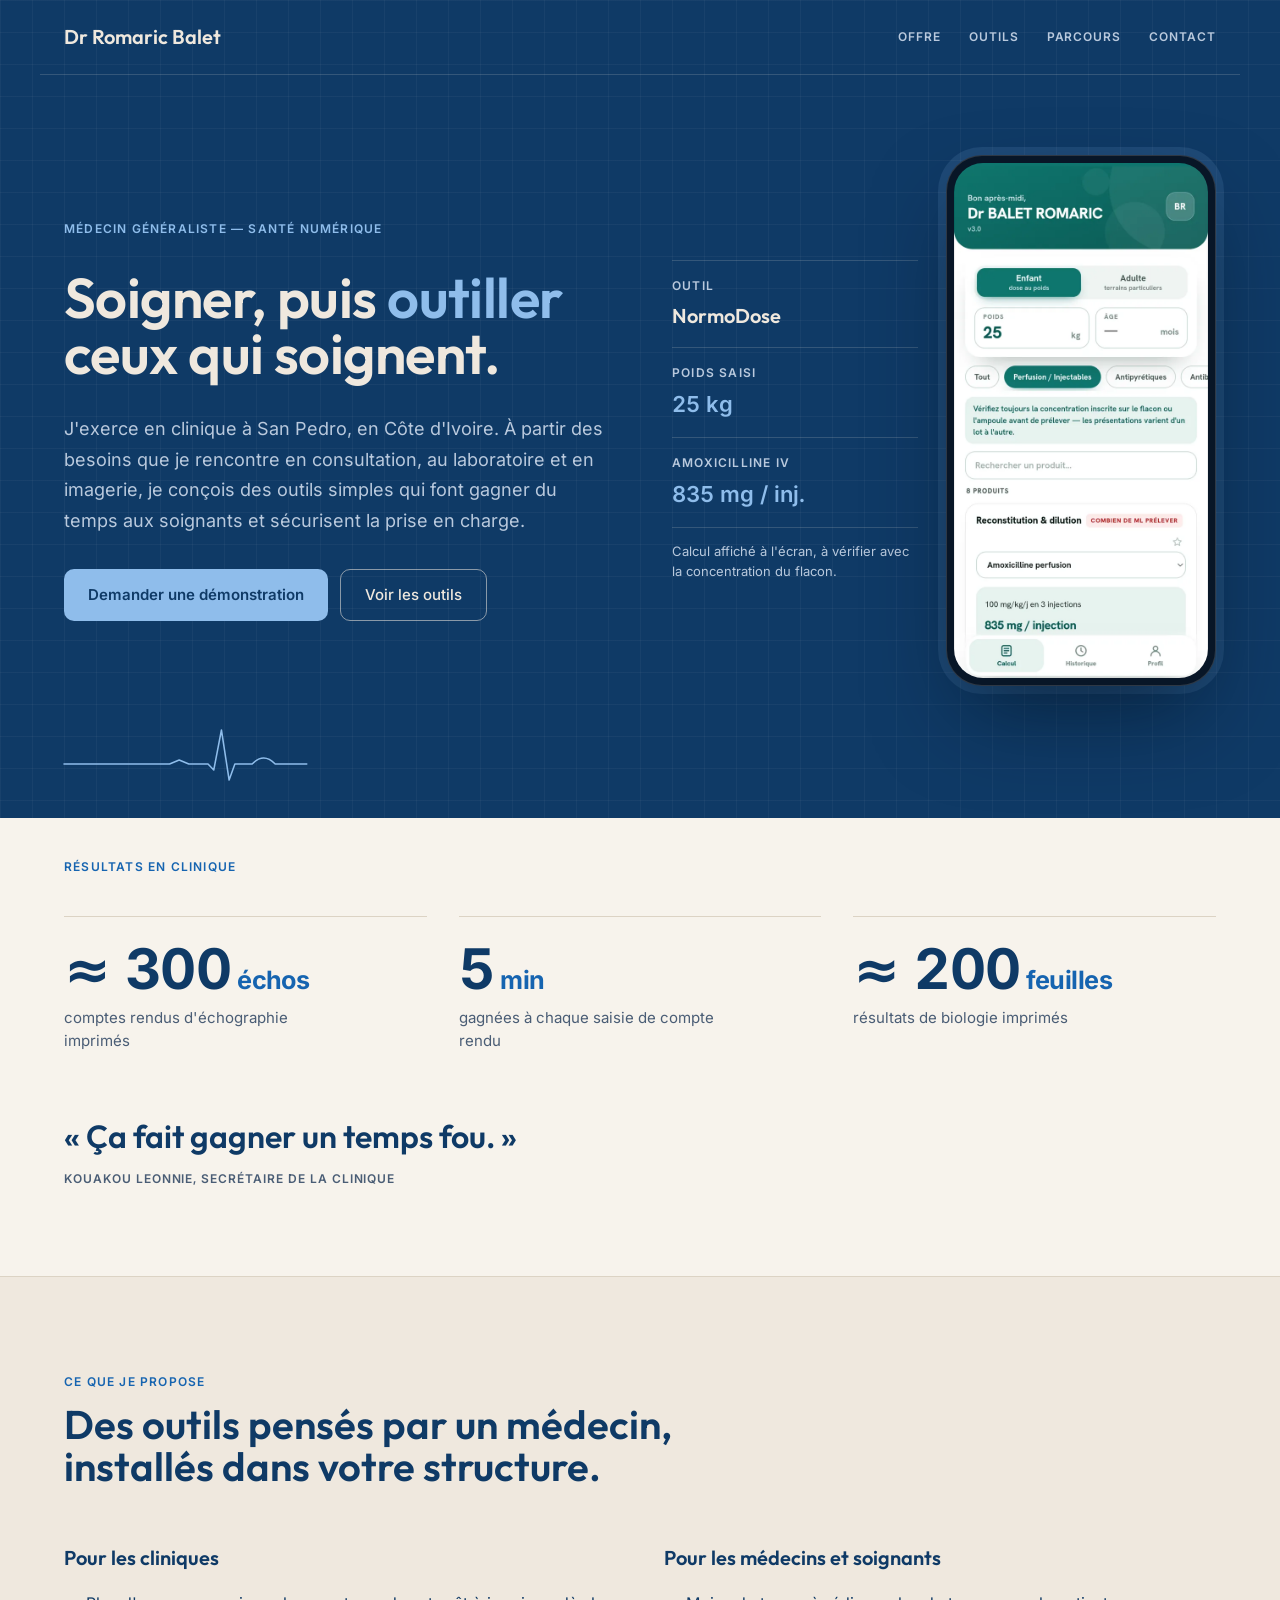
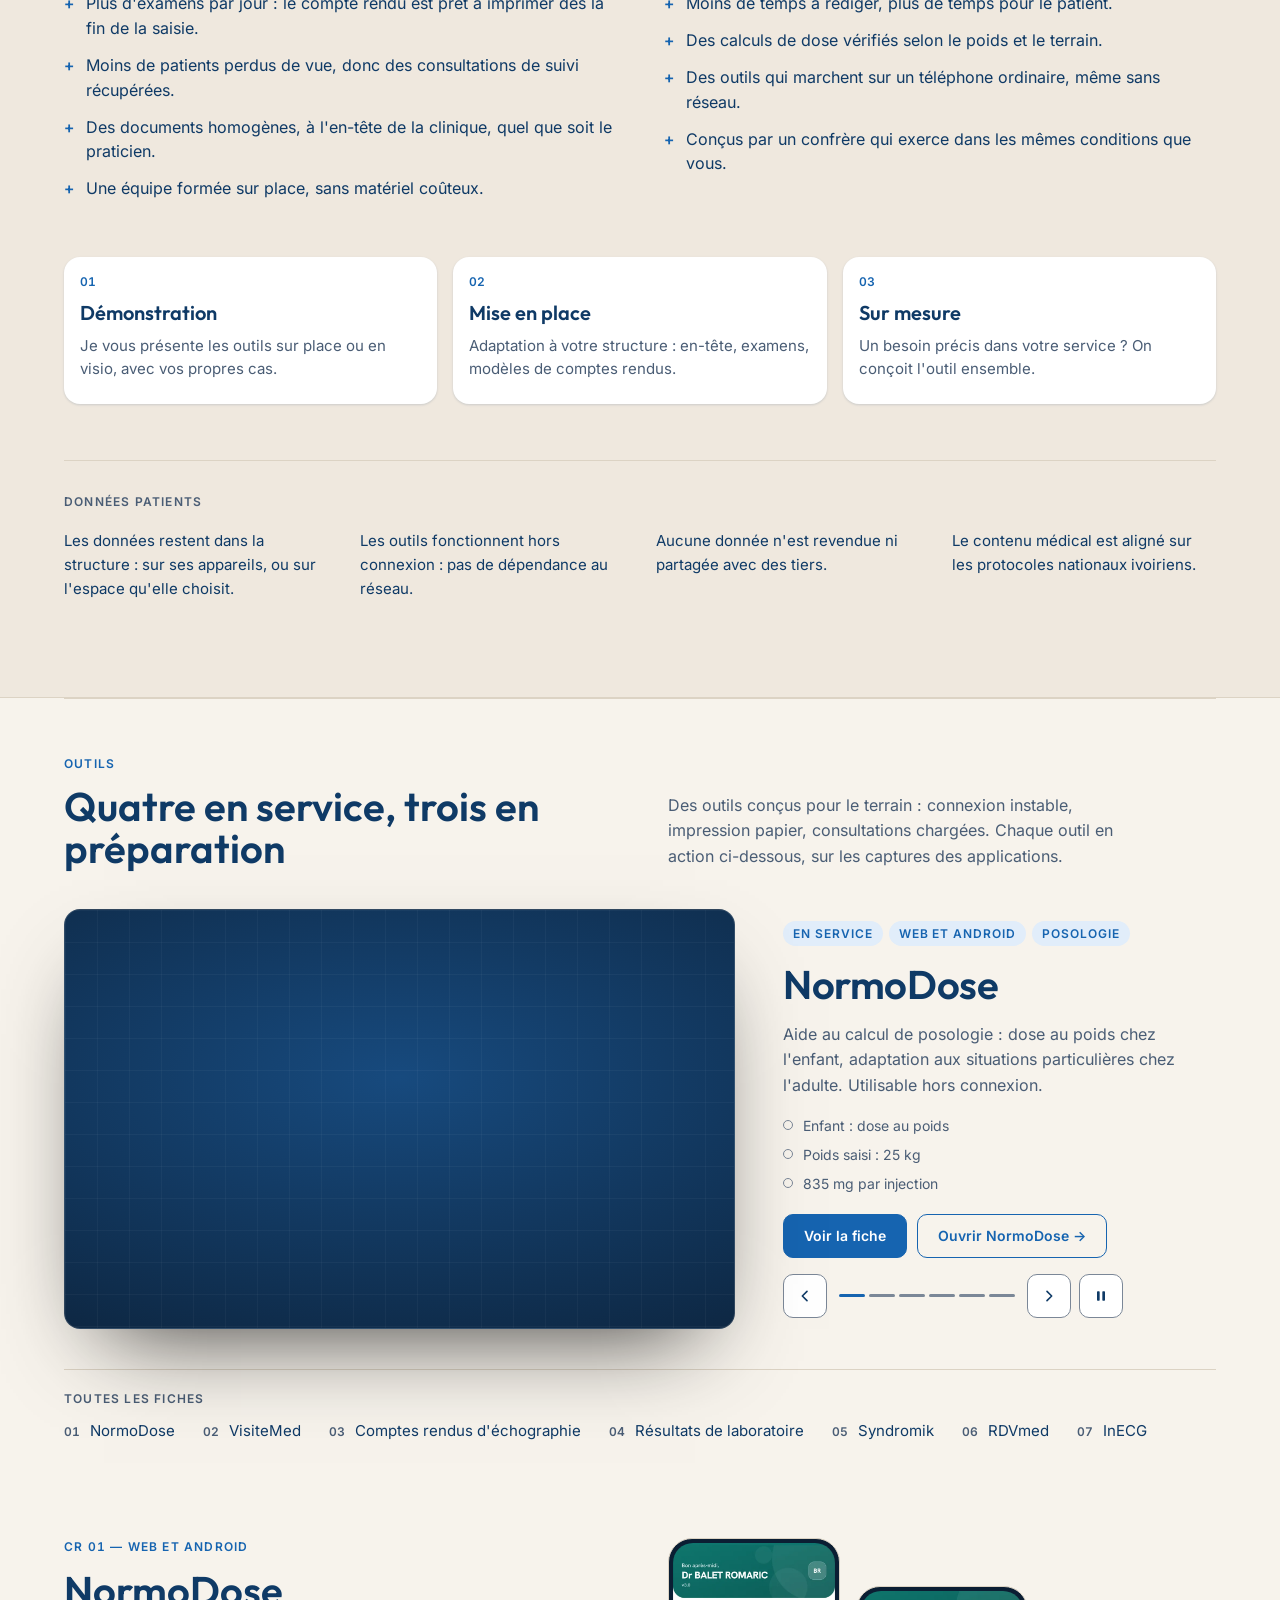
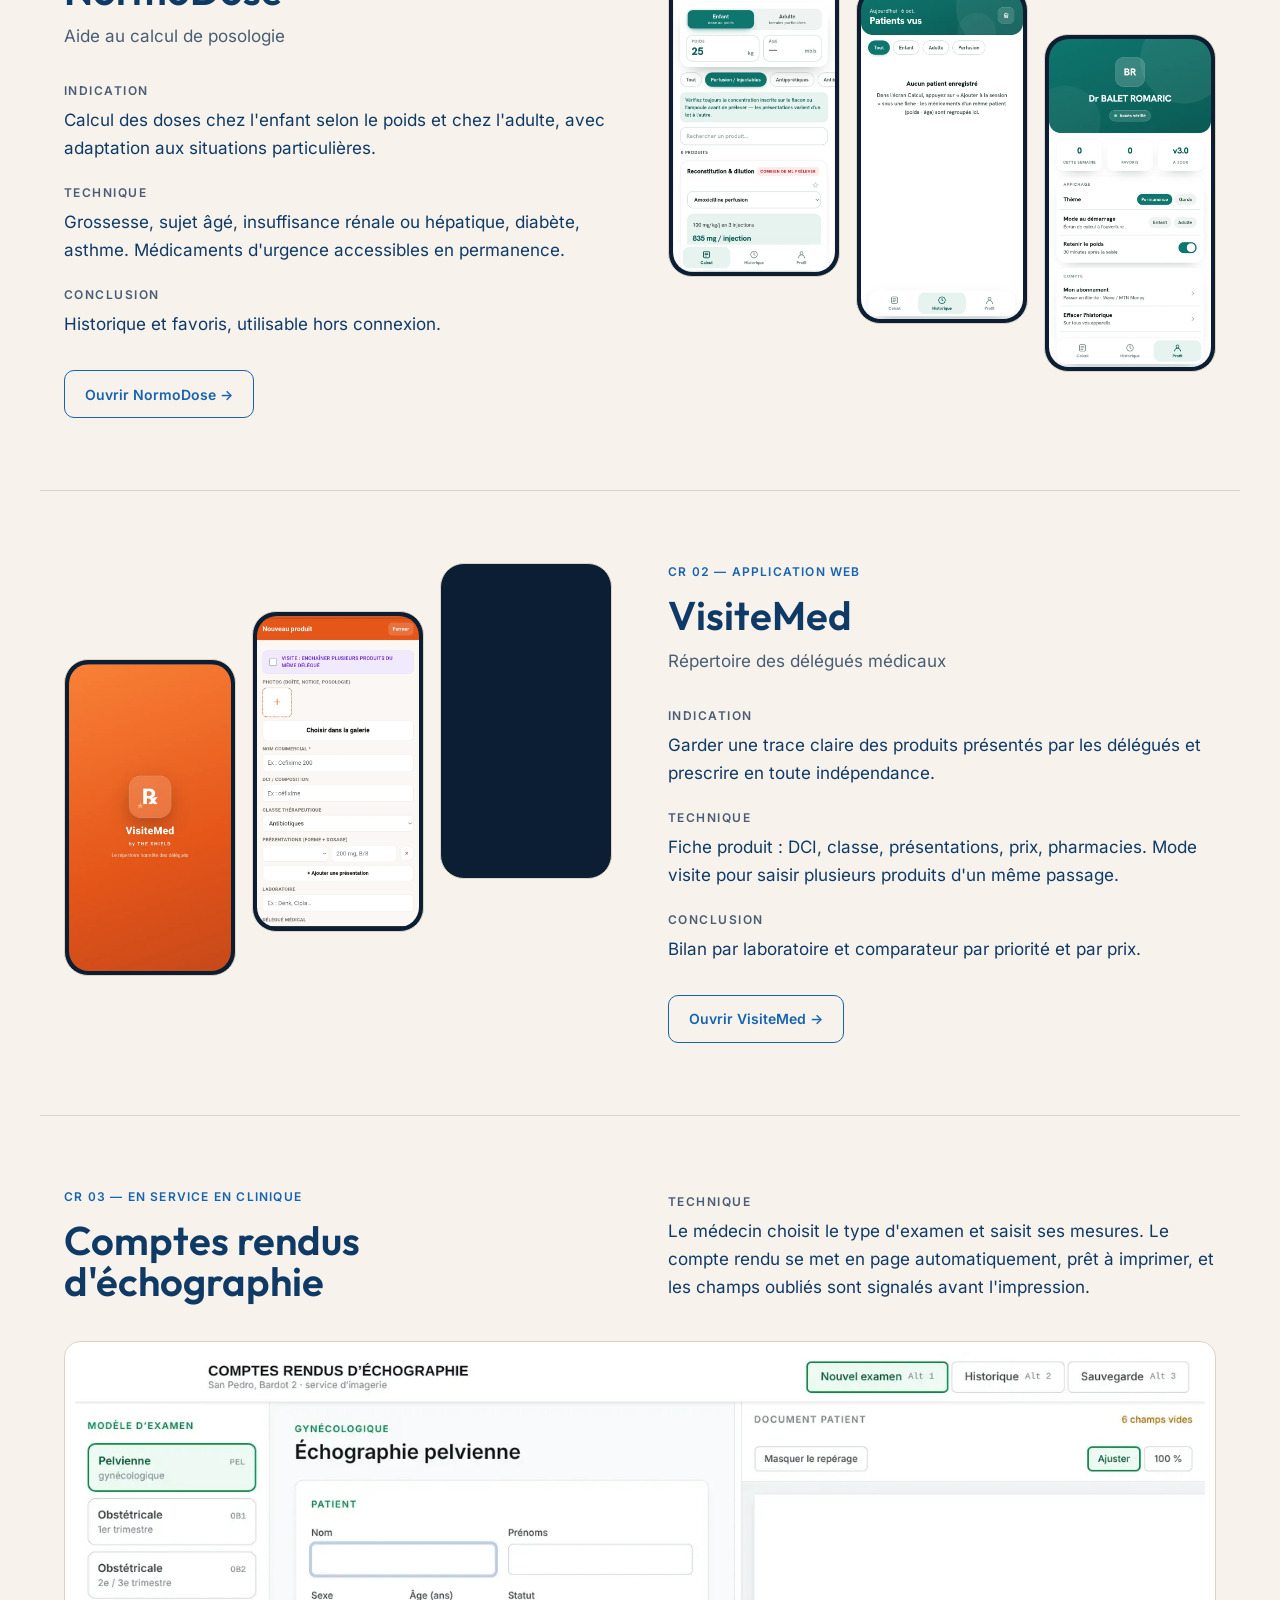
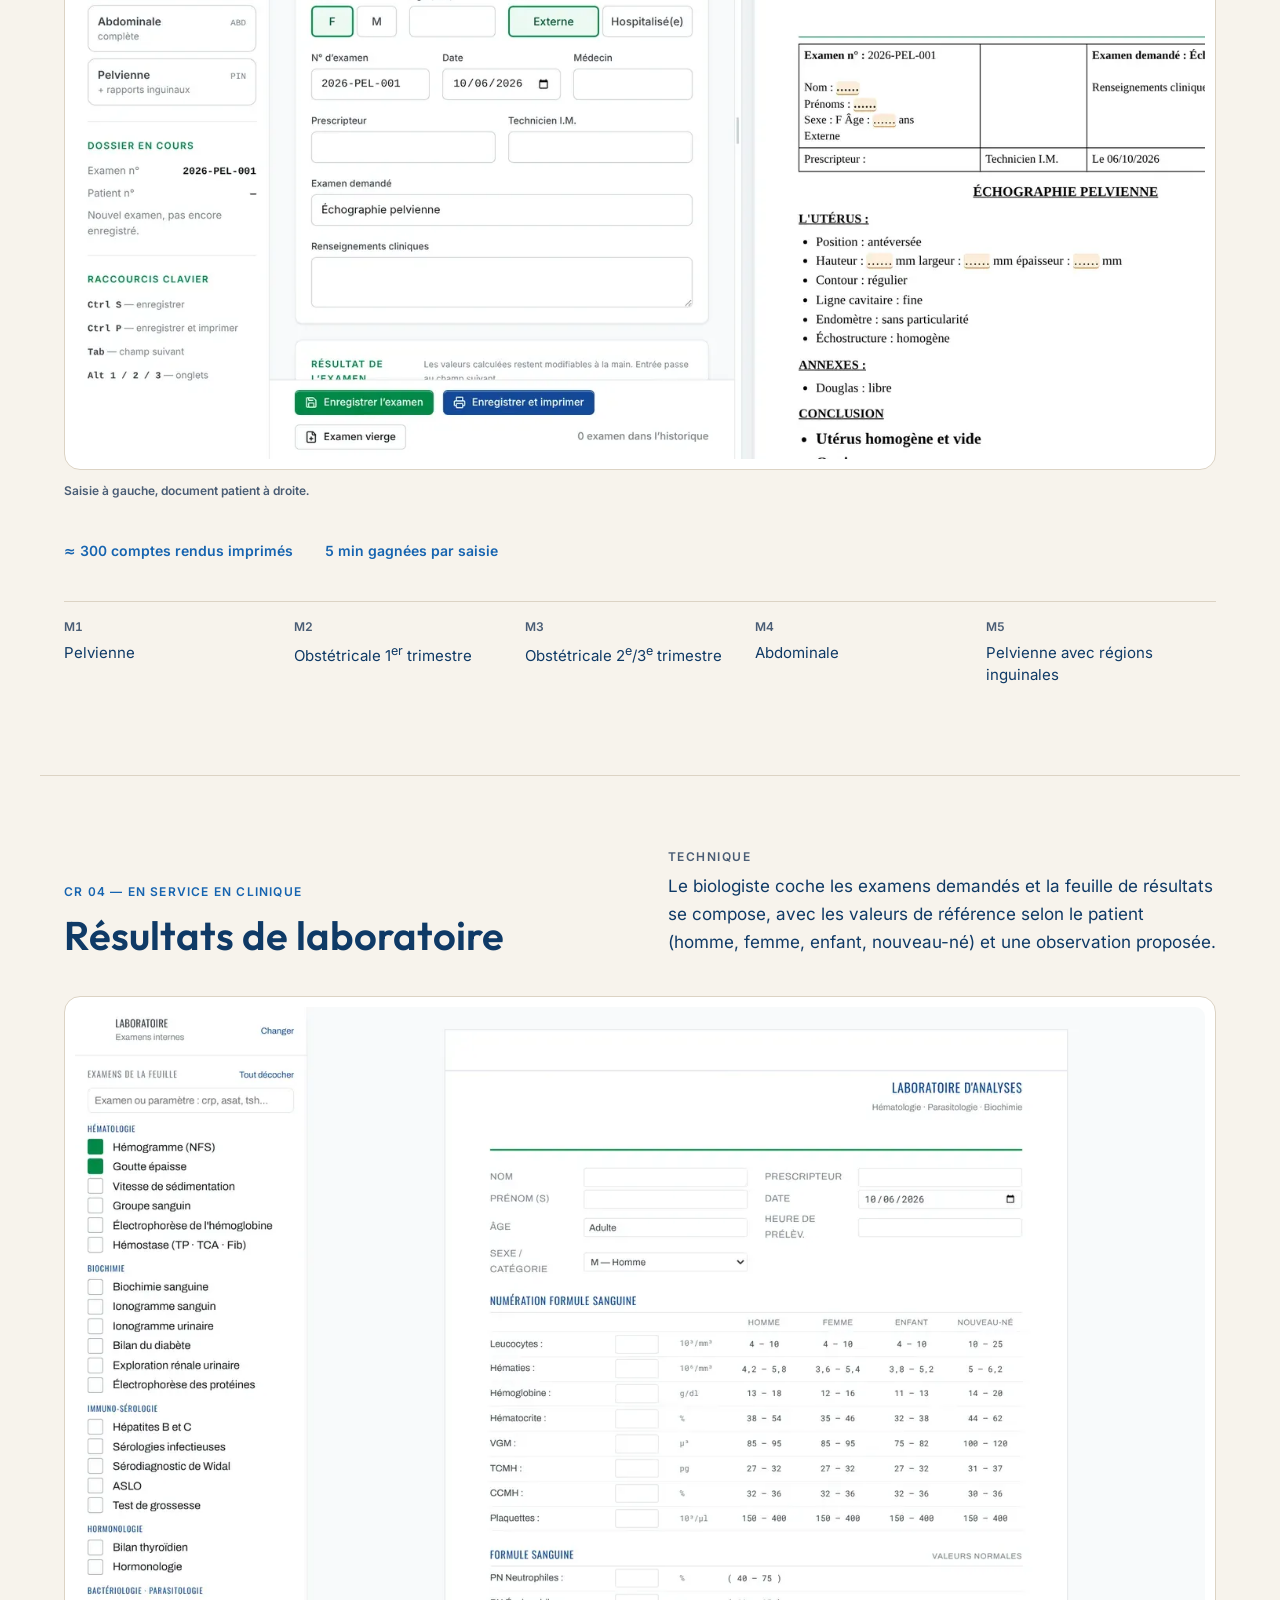
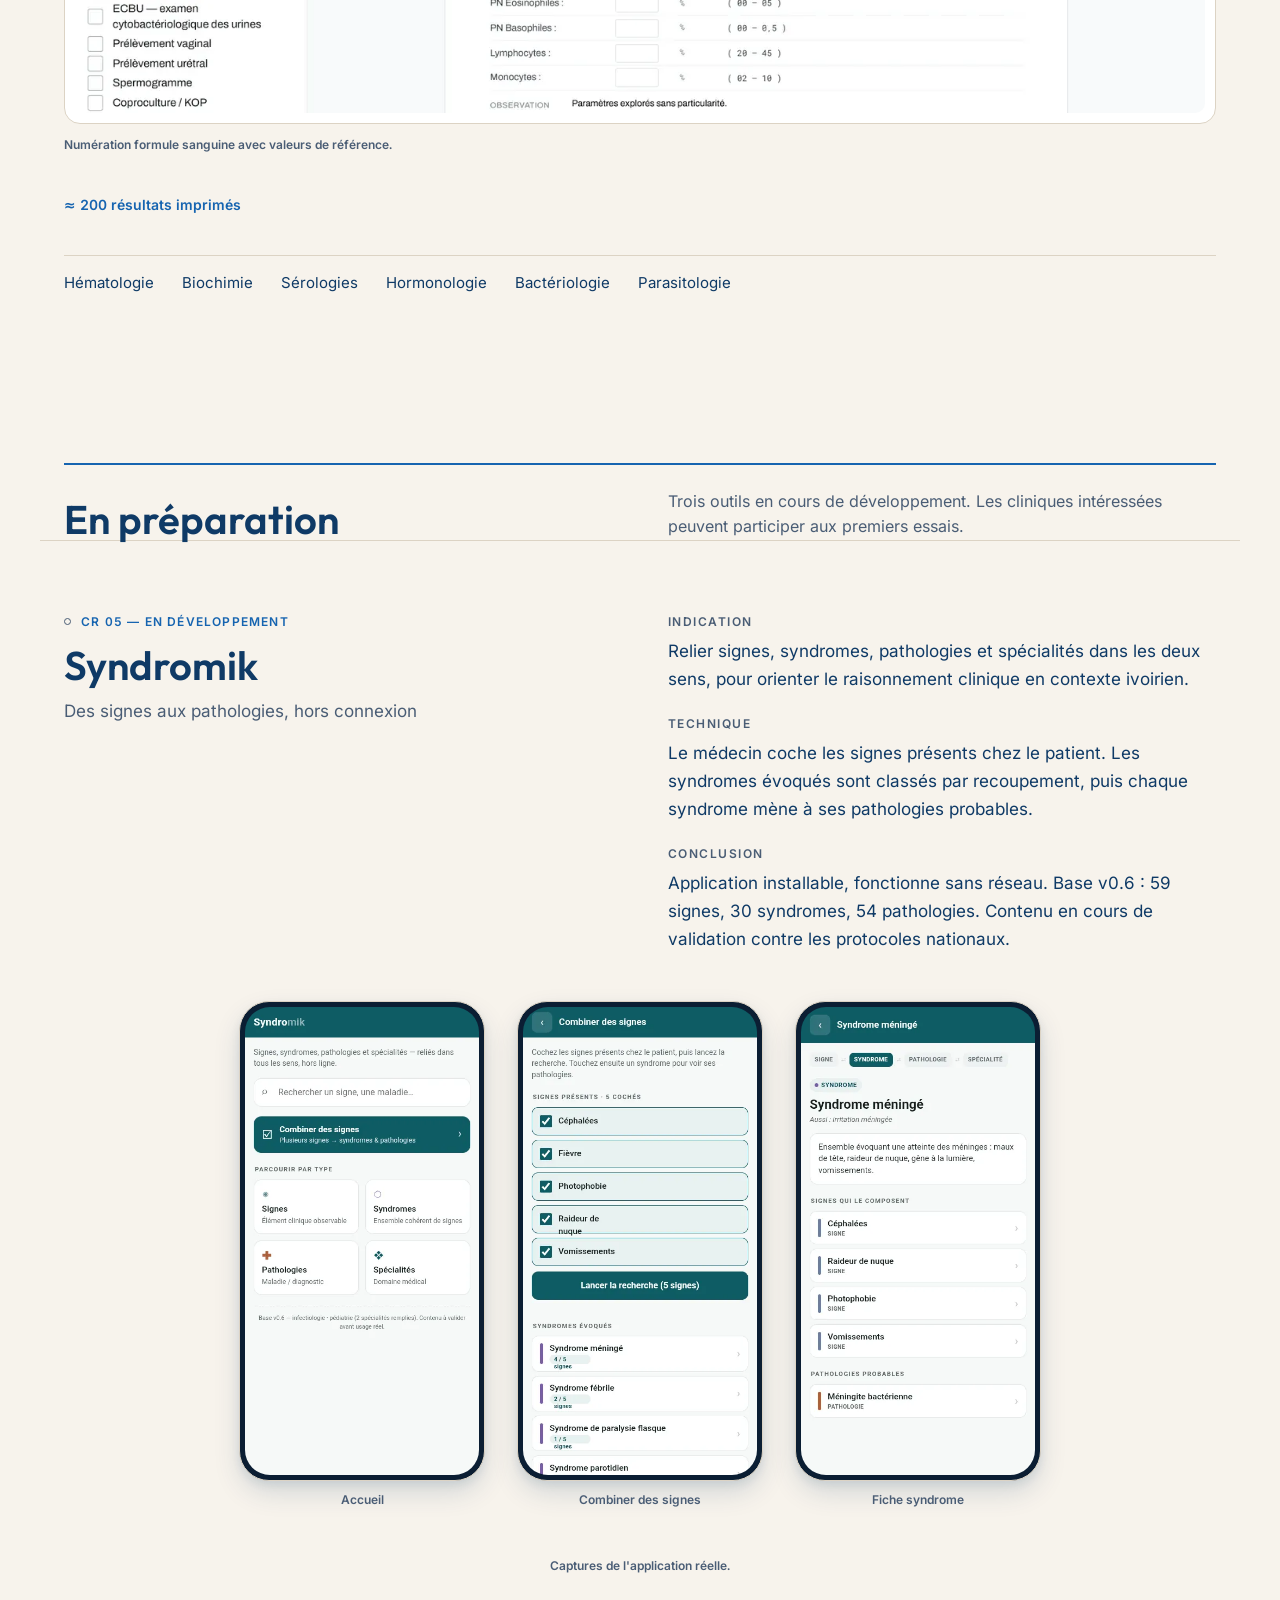
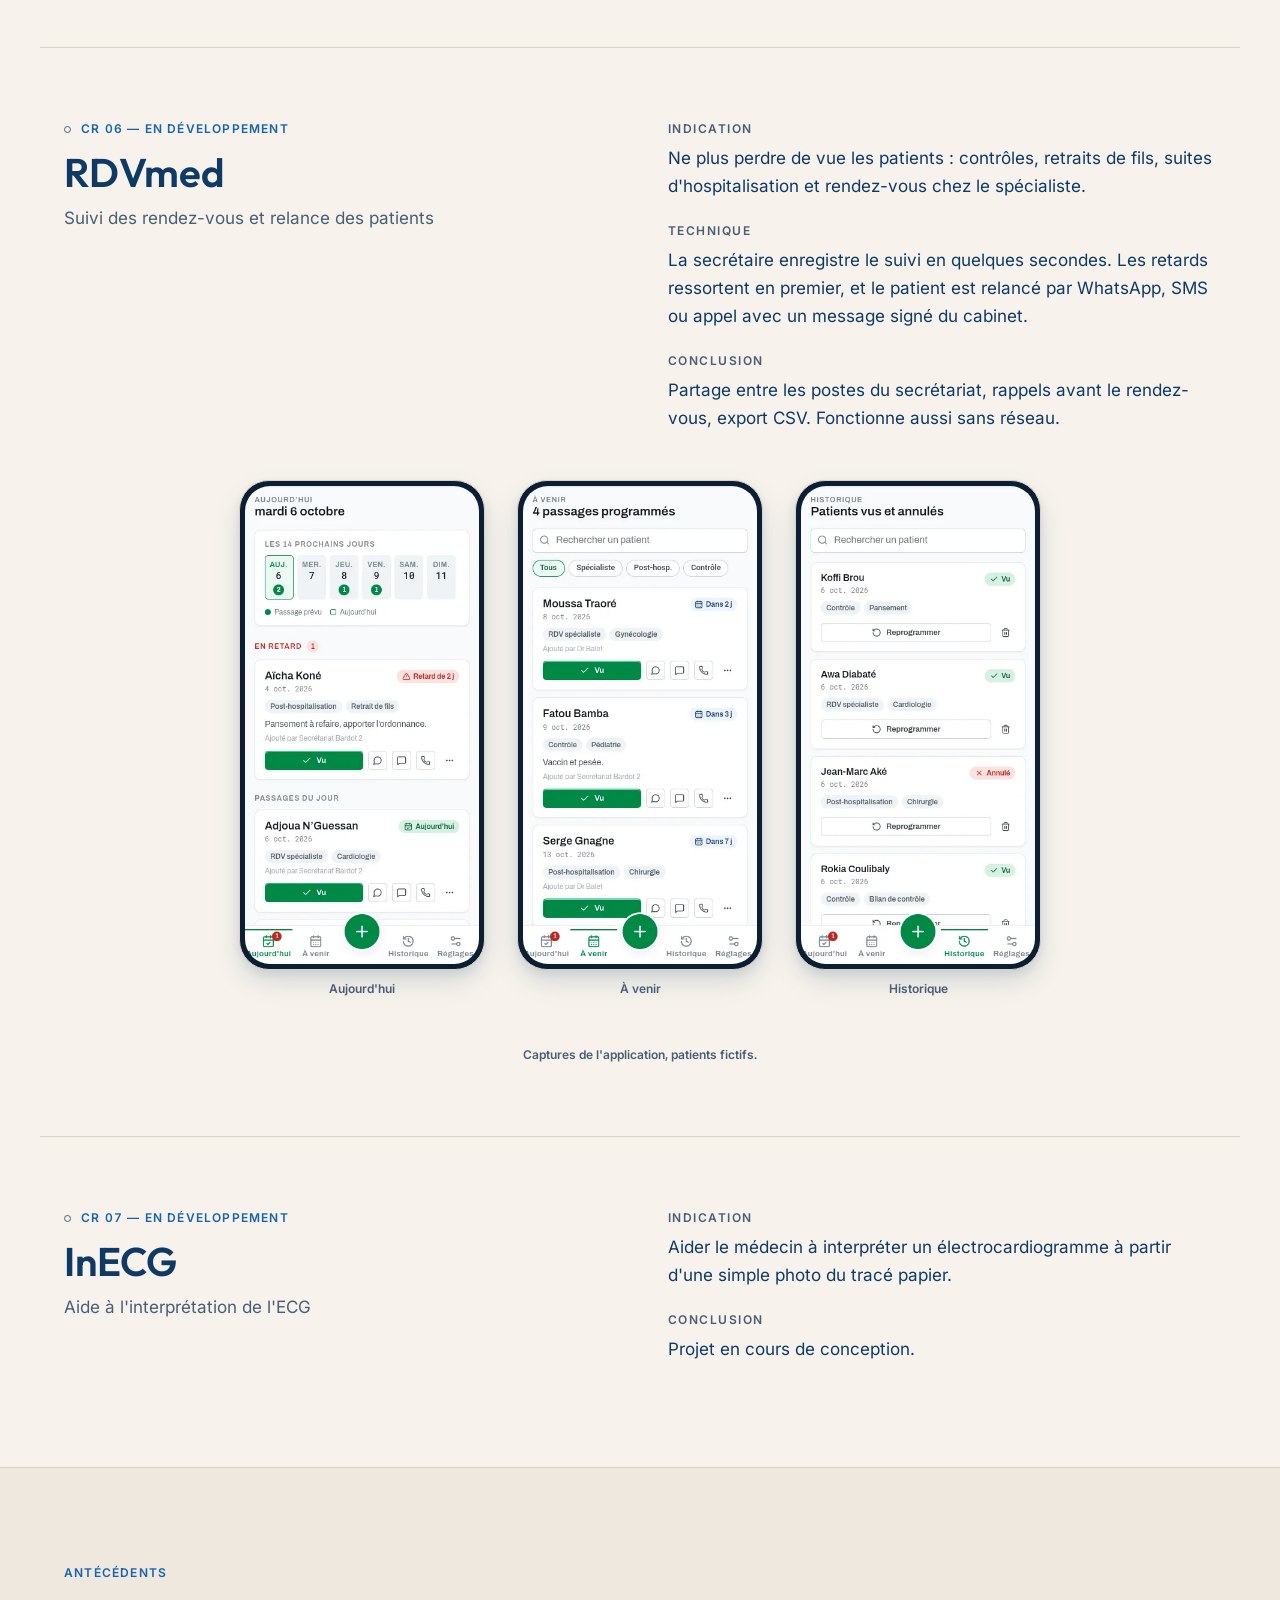
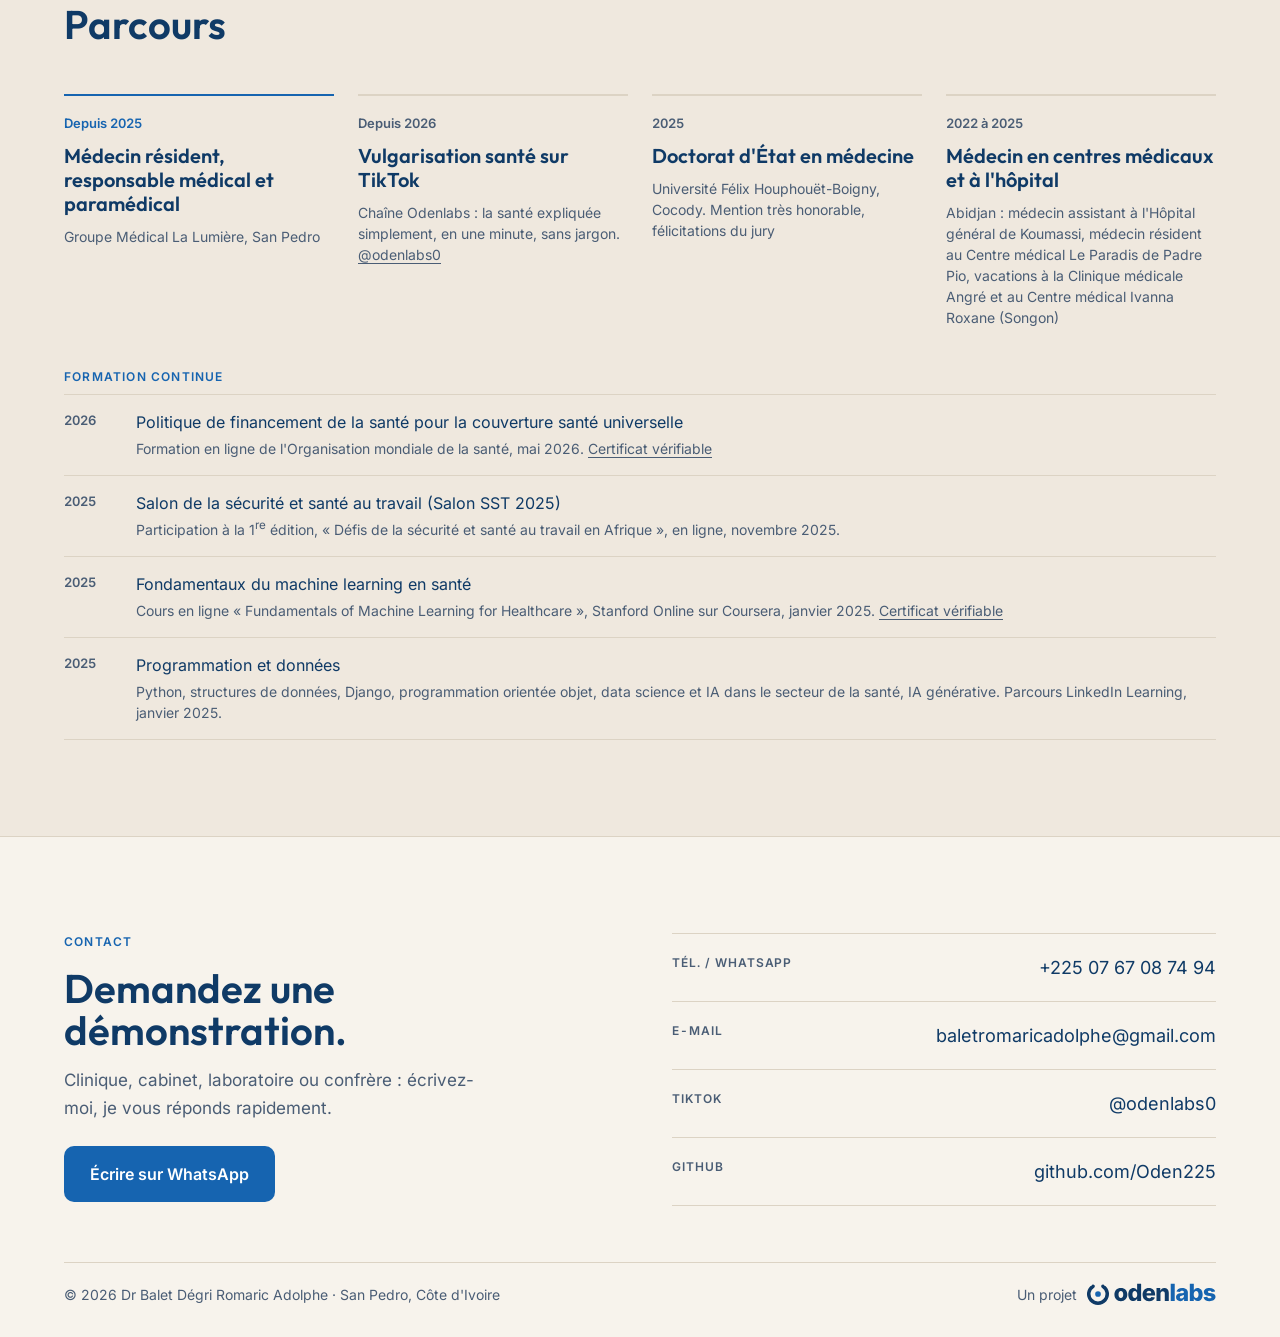
<file: index.html>
<!DOCTYPE html>
<html lang="fr">
<head>
<meta charset="utf-8">
<meta name="viewport" content="width=device-width, initial-scale=1">
<title>Dr Romaric Balet | Médecin généraliste, santé numérique</title>
<meta name="description" content="Médecin généraliste à San Pedro (Côte d'Ivoire), je conçois des outils numériques pour les cliniques et les soignants : posologie, comptes rendus d'échographie, résultats de laboratoire, suivi des patients.">
<meta name="color-scheme" content="light dark">
<meta name="theme-color" media="(prefers-color-scheme: light)" content="#0F3A66">
<meta name="theme-color" media="(prefers-color-scheme: dark)" content="#174A7E">
<meta property="og:type" content="website">
<meta property="og:locale" content="fr_FR">
<meta property="og:title" content="Dr Romaric Balet | Médecin généraliste, santé numérique">
<meta property="og:description" content="Médecin généraliste à San Pedro (Côte d'Ivoire), je conçois des outils numériques pour les cliniques et les soignants : posologie, comptes rendus d'échographie, résultats de laboratoire, suivi des patients.">
<meta property="og:url" content="https://oden225.github.io/Vitrine-/">
<meta property="og:image" content="https://oden225.github.io/Vitrine-/img/apercu-v3.jpg">
<meta property="og:image:type" content="image/jpeg">
<meta property="og:image:width" content="1200">
<meta property="og:image:height" content="630">
<meta property="og:image:alt" content="Dr Romaric Balet, médecin généraliste et santé numérique : soigner, puis outiller ceux qui soignent.">
<meta property="og:site_name" content="Dr Romaric Balet">
<meta name="twitter:card" content="summary_large_image">
<meta name="twitter:image" content="https://oden225.github.io/Vitrine-/img/apercu-v3.jpg">
<link rel="icon" href="img/favicon.svg" type="image/svg+xml">
<link rel="preload" href="fonts/Inter-Regular.woff2" as="font" type="font/woff2" crossorigin>
<link rel="preload" href="fonts/Outfit-SemiBold.woff2" as="font" type="font/woff2" crossorigin>
<link rel="preload" href="img/normodose-calcul.webp" as="image">
<style>
/* Système de design Odenlabs : polices, jetons (thèmes clair et sombre), composants de base */
@font-face{font-family:Outfit;font-weight:600;font-display:swap;src:url(fonts/Outfit-SemiBold.woff2) format('woff2')}
@font-face{font-family:Outfit;font-weight:700;font-display:swap;src:url(fonts/Outfit-Bold.woff2) format('woff2')}
@font-face{font-family:Inter;font-weight:400;font-display:swap;src:url(fonts/Inter-Regular.woff2) format('woff2')}
@font-face{font-family:Inter;font-weight:500;font-display:swap;src:url(fonts/Inter-Medium.woff2) format('woff2')}
@font-face{font-family:Inter;font-weight:600;font-display:swap;src:url(fonts/Inter-SemiBold.woff2) format('woff2')}
@font-face{font-family:Inter;font-weight:700;font-display:swap;src:url(fonts/Inter-Bold.woff2) format('woff2')}
:root{
  --bleu-profond:#0F3A66; --lin:#EFE8DE; --bleu-clair:#8FBDEB; --bleu-egee:#1664B0; --abricot:#E8A27C; --menthe:#7CC4B0;
  --surface:#F7F3EC; --surface-raised:#FFFFFF; --surface-sunken:#EFE8DE;
  --panel:#0F3A66; --on-panel:#EFE8DE; --panel-accent:#8FBDEB;
  --line:#DCD3C4; --line-strong:#7B8797; --ink:#0F3A66; --ink-muted:#4A5D75;
  --accent:#1664B0; --on-accent:#FFFFFF; --accent-soft:#E1EDFA; --accent-hover:#0F3A66;
  --logo-ring:#0F3A66; --logo-dot:#1664B0; --logo-oden:#0F3A66; --logo-labs:#1664B0;
  --device:#0B1E33;
  --font-display:Outfit,Inter,system-ui,sans-serif; --font-sans:Inter,system-ui,-apple-system,"Segoe UI",Roboto,sans-serif;
  --space-1:4px; --space-2:8px; --space-3:12px; --space-4:16px; --space-6:24px; --space-8:32px; --space-12:48px;
  --radius-sm:6px; --radius-md:10px; --radius-lg:16px; --radius-full:9999px; --control-md:48px;
  --shadow-sm:0 1px 2px #0f3a660f,0 1px 3px #0f3a661a; --shadow-lg:0 4px 8px #0f3a6614,0 12px 28px -2px #0f3a6629;
  --focus-ring:0 0 0 2px #f7f3ec,0 0 0 4px #1664b0;
  --ease-out:cubic-bezier(.23,1,.32,1)
}
@media (prefers-color-scheme:dark){:root{
  --surface:#0B1E33; --surface-raised:#12304F; --surface-sunken:#081627;
  --panel:#174A7E; --line:#2A4B70; --line-strong:#7393B8; --ink:#EFE8DE; --ink-muted:#A9BCD3;
  --accent:#8FBDEB; --on-accent:#0F3A66; --accent-soft:#133A5F; --accent-hover:#EFE8DE;
  --logo-ring:#8FBDEB; --logo-dot:#EFE8DE; --logo-oden:#EFE8DE; --logo-labs:#8FBDEB;
  --device:#081627;
  --shadow-sm:0 1px 3px #000000b3; --shadow-lg:0 12px 28px -2px #000000cc;
  --focus-ring:0 0 0 2px #0b1e33,0 0 0 4px #8fbdeb
}}
/* panneau de marque (en-tête et accueil) : les jetons de texte et d'accent passent en version « sur panneau » */
.brand-panel{
  --surface:var(--panel); --ink:var(--on-panel); --ink-muted:#B9C9DD; --accent:var(--panel-accent); --on-accent:#0F3A66; --accent-hover:#EFE8DE;
  --accent-soft:rgba(239,232,222,.1); --line:rgba(239,232,222,.16); --line-strong:rgba(239,232,222,.55); --surface-raised:rgba(239,232,222,.08);
  --logo-ring:var(--panel-accent); --logo-labs:var(--panel-accent); --logo-dot:var(--on-panel); --logo-oden:var(--on-panel);
  --device:#081627; --focus-ring:0 0 0 2px var(--panel),0 0 0 4px #8fbdeb;
  background-color:var(--panel); color:var(--on-panel);
  background-image:linear-gradient(rgba(239,232,222,.045) 1px,transparent 1px),linear-gradient(90deg,rgba(239,232,222,.045) 1px,transparent 1px);background-size:32px 32px
}
*{box-sizing:border-box}
html{scroll-behavior:smooth;-webkit-tap-highlight-color:transparent;-webkit-text-size-adjust:100%}
@media (prefers-reduced-motion:reduce){html{scroll-behavior:auto}}
body{margin:0;background:var(--surface);color:var(--ink);font-family:var(--font-sans);font-size:16px;line-height:1.5;-webkit-font-smoothing:antialiased}
img{display:block;max-width:100%;height:auto}
a{color:var(--accent)}
a:focus-visible,button:focus-visible{outline:2px solid transparent;box-shadow:var(--focus-ring);border-radius:var(--radius-sm)}
.od-logo-ring{fill:var(--logo-ring)} .od-logo-dot{fill:var(--logo-dot)} .od-logo-oden{fill:var(--logo-oden)} .od-logo-labs{fill:var(--logo-labs)}
a,button{touch-action:manipulation}
.hv2,.hv3,.hv5{user-select:none;-webkit-user-select:none;-webkit-touch-callout:none}
a,.hv1,.hv4{transition:color 150ms ease}
.hv2,.hv3,.hv5{transition:transform 160ms var(--ease-out),background-color 150ms ease,color 150ms ease,border-color 150ms ease}
.hv2:active,.hv3:active,.hv5:active{transform:scale(.97)}
@media (hover:hover) and (pointer:fine){
a:hover{color:var(--ink)}
.hv1:hover{color:var(--ink) !important}
.hv2:hover{background:var(--accent-hover) !important}
.hv3:hover{background:var(--accent-soft) !important}
.hv4:hover{color:var(--accent) !important}
.hv5:hover{background:var(--accent) !important;color:var(--on-accent) !important}
}
</style>
<link rel="stylesheet" href="css/ui-story.css">
<style>
/* film des outils : panneau d'infos aux couleurs de la page, scène en bleu nuit de marque */
#story{--us-display:var(--font-display);--us-body:var(--font-sans);--us-mono:var(--font-sans);--us-display-weight:600;
  --us-text:var(--ink);--us-muted:var(--ink-muted);--us-soft:var(--ink-muted);--us-line:var(--line-strong);--us-surface:var(--surface-raised);
  --us-accent:var(--accent);--us-accent-ink:var(--on-accent);--us-accent-hover:var(--accent-hover);--us-chip:var(--accent-soft);
  --us-radius:var(--radius-md);--us-stage-radius:var(--radius-lg)}
#story .us-stage{--us-bg:#0B1E33;--us-stage-a:#174A7E;--us-line:rgba(239,232,222,.15);--us-text:#EFE8DE;
  --us-accent:#8FBDEB;--us-accent-ink:#0F3A66;--us-glow:rgba(143,189,235,.5);--us-card:#FFFFFF;--us-card-text:#0F3A66;--us-card-muted:#4A5D75;
  --us-track:#DCD3C4;--us-fill:#1664B0;--us-hl:#1664B0;--us-hl-soft:rgba(22,100,176,.12)}
#story .us-meta span{letter-spacing:.08em;font-weight:600;font-size:12px}
</style>
</head>
<body>
<div style="min-height:100vh;min-height:100svh;background:var(--surface)">

<div class="brand-panel">
  <header style="max-width:1200px;margin:0 auto;padding:22px 24px;display:flex;justify-content:space-between;align-items:center;gap:16px;flex-wrap:wrap;border-bottom:1px solid var(--line)">
    <a href="#" style="text-decoration:none;color:var(--ink);font-family:var(--font-display);font-size:20px;font-weight:600">Dr Romaric Balet</a>
    <nav style="display:flex;gap:28px;font-family:var(--font-sans);font-variant-numeric:tabular-nums;font-size:12px;letter-spacing:0.08em;text-transform:uppercase;font-weight:600">
      <a href="#offre" style="color:var(--ink-muted);text-decoration:none" class="hv1">Offre</a>
      <a href="#projets" style="color:var(--ink-muted);text-decoration:none" class="hv1">Outils</a>
      <a href="#parcours" style="color:var(--ink-muted);text-decoration:none" class="hv1">Parcours</a>
      <a href="#contact" style="color:var(--ink-muted);text-decoration:none" class="hv1">Contact</a>
    </nav>
  </header>

  <section style="max-width:1200px;margin:0 auto;padding:80px 24px 96px;display:grid;grid-template-columns:repeat(auto-fit,minmax(min(100%,480px),1fr));gap:64px;align-items:center">
    <div style="display:flex;flex-direction:column;gap:32px">
      <span data-anim="rise" style="font-family:var(--font-sans);font-variant-numeric:tabular-nums;font-size:12px;letter-spacing:0.1em;text-transform:uppercase;color:var(--accent);font-weight:600">Médecin généraliste — Santé numérique</span>
      <h1 data-anim="rise" style="margin:0;font-family:var(--font-display);font-weight:600;font-size:clamp(36px,5vw,56px);line-height:1;letter-spacing:-0.01em;text-wrap:balance">Soigner, puis <em style="color:var(--accent);font-style:normal">outiller</em> ceux qui soignent.</h1>
      <p data-anim="rise" style="margin:0;font-size:18px;line-height:1.7;color:var(--ink-muted);max-width:540px;text-wrap:pretty">J'exerce en clinique à San Pedro, en Côte d'Ivoire. À partir des besoins que je rencontre en consultation, au laboratoire et en imagerie, je conçois des outils simples qui font gagner du temps aux soignants et sécurisent la prise en charge.</p>
      <div data-anim="rise" style="display:flex;gap:12px;flex-wrap:wrap">
        <a href="https://wa.me/2250767087494?text=Bonjour%20Docteur%2C%20je%20souhaite%20une%20d%C3%A9monstration%20de%20vos%20outils." target="_blank" rel="noopener" style="padding:14px 24px;border-radius:var(--radius-md);background:var(--accent);color:var(--on-accent);font-weight:600;font-size:15px;text-decoration:none;display:inline-flex;align-items:center;min-height:var(--control-md)" class="hv2">Demander une démonstration</a>
        <a href="#projets" style="padding:14px 24px;border-radius:var(--radius-md);border:1px solid var(--line-strong);color:var(--ink);font-weight:500;font-size:15px;text-decoration:none;display:inline-flex;align-items:center;min-height:var(--control-md)" class="hv3">Voir les outils</a>
      </div>
    </div>

    <div style="display:grid;grid-template-columns:minmax(0,1fr) minmax(0,1.1fr);gap:28px;align-items:center">
      <div data-anim="rise" style="display:flex;flex-direction:column;gap:0;border-top:1px solid var(--line)">
        <div style="display:flex;flex-direction:column;gap:6px;padding:16px 0;border-bottom:1px solid var(--line)">
          <span style="font-family:var(--font-sans);font-variant-numeric:tabular-nums;font-size:12px;letter-spacing:0.1em;text-transform:uppercase;color:var(--ink-muted);font-weight:600">Outil</span>
          <span style="font-family:var(--font-display);font-size:20px;font-weight:600">NormoDose</span>
        </div>
        <div style="display:flex;flex-direction:column;gap:6px;padding:16px 0;border-bottom:1px solid var(--line)">
          <span style="font-family:var(--font-sans);font-variant-numeric:tabular-nums;font-size:12px;letter-spacing:0.1em;text-transform:uppercase;color:var(--ink-muted);font-weight:600">Poids saisi</span>
          <span data-count="25" data-suffix=" kg" style="font-family:var(--font-sans);font-variant-numeric:tabular-nums;font-size:22px;color:var(--accent);font-weight:600">25 kg</span>
        </div>
        <div style="display:flex;flex-direction:column;gap:6px;padding:16px 0;border-bottom:1px solid var(--line)">
          <span style="font-family:var(--font-sans);font-variant-numeric:tabular-nums;font-size:12px;letter-spacing:0.1em;text-transform:uppercase;color:var(--ink-muted);font-weight:600">Amoxicilline IV</span>
          <span data-count="835" data-suffix=" mg / inj." style="font-family:var(--font-sans);font-variant-numeric:tabular-nums;font-size:22px;color:var(--accent);font-weight:600">835 mg / inj.</span>
        </div>
        <span style="padding-top:14px;font-size:13px;line-height:1.5;color:var(--ink-muted)">Calcul affiché à l'écran, à vérifier avec la concentration du flacon.</span>
      </div>
      <div data-anim="float" style="padding:7px;border-radius:36px;background:var(--device);border:1px solid var(--line);box-shadow:0 40px 90px -20px rgba(4,18,34,.6),0 0 0 8px rgba(143,189,235,.12)">
        <img width="600" height="1216" src="img/normodose-calcul.webp" alt="NormoDose, calcul de dose chez l'enfant de 25 kg" style="border-radius:29px;width:100%">
      </div>
    </div>
  </section>

  <div aria-hidden="true" style="max-width:1200px;margin:-48px auto 0;padding:0 24px 24px;position:relative">
    <svg viewBox="0 0 1200 60" preserveAspectRatio="none" style="display:block;width:100%;height:60px;overflow:visible">
      <path d="M0 30 H0" style="stroke:var(--line)" stroke-width="1" fill="none"></path>
      <path data-anim="ecg" d="M0 30 h110 l10 -4 l10 4 h20 l6 6 l8 -40 l8 50 l6 -16 h18 q12 -12 24 0 h80 h110 l10 -4 l10 4 h20 l6 6 l8 -40 l8 50 l6 -16 h18 q12 -12 24 0 h80 h110 l10 -4 l10 4 h20 l6 6 l8 -40 l8 50 l6 -16 h18 q12 -12 24 0 h80 h110 l10 -4 l10 4 h20 l6 6 l8 -40 l8 50 l6 -16 h18 q12 -12 24 0 h80 " style="stroke:var(--accent)" stroke-width="1.6" fill="none" stroke-linejoin="round" stroke-linecap="round"></path>
    </svg>
  </div>

</div>

  <section style="max-width:1200px;margin:0 auto;padding:40px 24px 88px;display:flex;flex-direction:column;gap:40px">
    <span style="font-family:var(--font-sans);font-variant-numeric:tabular-nums;font-size:12px;letter-spacing:0.1em;text-transform:uppercase;color:var(--accent);font-weight:600">Résultats en clinique</span>
    <div data-anim="stagger" style="display:grid;grid-template-columns:repeat(auto-fit,minmax(min(100%,240px),1fr));gap:0 32px">
        <div style="display:flex;flex-direction:column;gap:10px;padding:24px 24px 24px 0;border-top:1px solid var(--line)">
          <span style="font-family:var(--font-sans);font-weight:700;font-variant-numeric:tabular-nums;letter-spacing:-0.01em;font-size:clamp(40px,5vw,56px);line-height:1;color:var(--ink)">≈ <span data-count="300">300</span><span style="font-size:0.45em;color:var(--accent);margin-left:6px">échos</span></span>
          <span style="font-size:15px;line-height:1.5;color:var(--ink-muted);max-width:260px">comptes rendus d'échographie imprimés</span>
        </div>
        <div style="display:flex;flex-direction:column;gap:10px;padding:24px 24px 24px 0;border-top:1px solid var(--line)">
          <span style="font-family:var(--font-sans);font-weight:700;font-variant-numeric:tabular-nums;letter-spacing:-0.01em;font-size:clamp(40px,5vw,56px);line-height:1;color:var(--ink)"><span data-count="5">5</span><span style="font-size:0.45em;color:var(--accent);margin-left:6px">min</span></span>
          <span style="font-size:15px;line-height:1.5;color:var(--ink-muted);max-width:260px">gagnées à chaque saisie de compte rendu</span>
        </div>
        <div style="display:flex;flex-direction:column;gap:10px;padding:24px 24px 24px 0;border-top:1px solid var(--line)">
          <span style="font-family:var(--font-sans);font-weight:700;font-variant-numeric:tabular-nums;letter-spacing:-0.01em;font-size:clamp(40px,5vw,56px);line-height:1;color:var(--ink)">≈ <span data-count="200">200</span><span style="font-size:0.45em;color:var(--accent);margin-left:6px">feuilles</span></span>
          <span style="font-size:15px;line-height:1.5;color:var(--ink-muted);max-width:260px">résultats de biologie imprimés</span>
        </div>
    </div>
    <blockquote style="margin:0;display:flex;flex-direction:column;gap:14px;max-width:760px">
      <p style="margin:0;font-family:var(--font-display);font-style:normal;font-size:clamp(24px,2.8vw,32px);line-height:1.25;color:var(--ink);font-weight:600">« Ça fait gagner un temps fou. »</p>
      <cite style="font-style:normal;font-family:var(--font-sans);font-variant-numeric:tabular-nums;font-size:12px;letter-spacing:0.08em;text-transform:uppercase;color:var(--ink-muted);font-weight:600">Kouakou Leonnie, secrétaire de la clinique</cite>
    </blockquote>
  </section>

  <section id="offre" style="background:var(--surface-sunken);border-top:1px solid var(--line);border-bottom:1px solid var(--line)">
    <div style="max-width:1200px;margin:0 auto;padding:96px 24px;display:flex;flex-direction:column;gap:56px">
      <div data-anim="reveal" style="display:flex;flex-direction:column;gap:12px;max-width:720px">
        <span style="font-family:var(--font-sans);font-variant-numeric:tabular-nums;font-size:12px;letter-spacing:0.1em;text-transform:uppercase;color:var(--accent);font-weight:600">Ce que je propose</span>
        <h2 style="margin:0;font-family:var(--font-display);font-weight:600;font-size:clamp(28px,3.4vw,40px);line-height:1.05;text-wrap:balance">Des outils pensés par un médecin, installés dans votre structure.</h2>
      </div>
      <div style="display:grid;grid-template-columns:repeat(auto-fit,minmax(min(100%,400px),1fr));gap:48px">
        <div style="display:flex;flex-direction:column;gap:18px">
          <span style="font-family:var(--font-display);font-size:20px;font-weight:600">Pour les cliniques</span>
          <ul style="list-style:none;margin:0;padding:0;display:flex;flex-direction:column;gap:12px">
            <li style="display:flex;gap:12px;font-size:16px;line-height:1.55;color:var(--ink)"><span style="font-family:var(--font-sans);font-variant-numeric:tabular-nums;color:var(--accent);flex:none;font-weight:600">+</span><span>Plus d'examens par jour : le compte rendu est prêt à imprimer dès la fin de la saisie.</span></li>
            <li style="display:flex;gap:12px;font-size:16px;line-height:1.55;color:var(--ink)"><span style="font-family:var(--font-sans);font-variant-numeric:tabular-nums;color:var(--accent);flex:none;font-weight:600">+</span><span>Moins de patients perdus de vue, donc des consultations de suivi récupérées.</span></li>
            <li style="display:flex;gap:12px;font-size:16px;line-height:1.55;color:var(--ink)"><span style="font-family:var(--font-sans);font-variant-numeric:tabular-nums;color:var(--accent);flex:none;font-weight:600">+</span><span>Des documents homogènes, à l'en-tête de la clinique, quel que soit le praticien.</span></li>
            <li style="display:flex;gap:12px;font-size:16px;line-height:1.55;color:var(--ink)"><span style="font-family:var(--font-sans);font-variant-numeric:tabular-nums;color:var(--accent);flex:none;font-weight:600">+</span><span>Une équipe formée sur place, sans matériel coûteux.</span></li>
          </ul>
        </div>
        <div style="display:flex;flex-direction:column;gap:18px">
          <span style="font-family:var(--font-display);font-size:20px;font-weight:600">Pour les médecins et soignants</span>
          <ul style="list-style:none;margin:0;padding:0;display:flex;flex-direction:column;gap:12px">
            <li style="display:flex;gap:12px;font-size:16px;line-height:1.55;color:var(--ink)"><span style="font-family:var(--font-sans);font-variant-numeric:tabular-nums;color:var(--accent);flex:none;font-weight:600">+</span><span>Moins de temps à rédiger, plus de temps pour le patient.</span></li>
            <li style="display:flex;gap:12px;font-size:16px;line-height:1.55;color:var(--ink)"><span style="font-family:var(--font-sans);font-variant-numeric:tabular-nums;color:var(--accent);flex:none;font-weight:600">+</span><span>Des calculs de dose vérifiés selon le poids et le terrain.</span></li>
            <li style="display:flex;gap:12px;font-size:16px;line-height:1.55;color:var(--ink)"><span style="font-family:var(--font-sans);font-variant-numeric:tabular-nums;color:var(--accent);flex:none;font-weight:600">+</span><span>Des outils qui marchent sur un téléphone ordinaire, même sans réseau.</span></li>
            <li style="display:flex;gap:12px;font-size:16px;line-height:1.55;color:var(--ink)"><span style="font-family:var(--font-sans);font-variant-numeric:tabular-nums;color:var(--accent);flex:none;font-weight:600">+</span><span>Conçus par un confrère qui exerce dans les mêmes conditions que vous.</span></li>
          </ul>
        </div>
      </div>
      <div data-anim="stagger" style="display:grid;grid-template-columns:repeat(auto-fit,minmax(min(100%,260px),1fr));gap:16px">
        <div style="display:flex;flex-direction:column;gap:10px;padding:var(--space-4) var(--space-4) var(--space-6);border-radius:var(--radius-lg);background:var(--surface-raised);box-shadow:var(--shadow-sm)">
          <span style="font-family:var(--font-sans);font-variant-numeric:tabular-nums;font-size:12px;color:var(--accent);font-weight:600">01</span>
          <span style="font-family:var(--font-display);font-size:20px;line-height:1.15;font-weight:600">Démonstration</span>
          <span style="font-size:15px;line-height:1.55;color:var(--ink-muted)">Je vous présente les outils sur place ou en visio, avec vos propres cas.</span>
        </div>
        <div style="display:flex;flex-direction:column;gap:10px;padding:var(--space-4) var(--space-4) var(--space-6);border-radius:var(--radius-lg);background:var(--surface-raised);box-shadow:var(--shadow-sm)">
          <span style="font-family:var(--font-sans);font-variant-numeric:tabular-nums;font-size:12px;color:var(--accent);font-weight:600">02</span>
          <span style="font-family:var(--font-display);font-size:20px;line-height:1.15;font-weight:600">Mise en place</span>
          <span style="font-size:15px;line-height:1.55;color:var(--ink-muted)">Adaptation à votre structure : en-tête, examens, modèles de comptes rendus.</span>
        </div>
        <div style="display:flex;flex-direction:column;gap:10px;padding:var(--space-4) var(--space-4) var(--space-6);border-radius:var(--radius-lg);background:var(--surface-raised);box-shadow:var(--shadow-sm)">
          <span style="font-family:var(--font-sans);font-variant-numeric:tabular-nums;font-size:12px;color:var(--accent);font-weight:600">03</span>
          <span style="font-family:var(--font-display);font-size:20px;line-height:1.15;font-weight:600">Sur mesure</span>
          <span style="font-size:15px;line-height:1.55;color:var(--ink-muted)">Un besoin précis dans votre service ? On conçoit l'outil ensemble.</span>
        </div>
      </div>
      <div style="display:flex;flex-direction:column;gap:18px;padding-top:32px;border-top:1px solid var(--line)">
        <span style="font-family:var(--font-sans);font-variant-numeric:tabular-nums;font-size:12px;letter-spacing:0.1em;text-transform:uppercase;color:var(--ink-muted);font-weight:600">Données patients</span>
        <div style="display:grid;grid-template-columns:repeat(auto-fit,minmax(min(100%,240px),1fr));gap:20px 32px">
          <p style="margin:0;font-size:15px;line-height:1.6;color:var(--ink)">Les données restent dans la structure : sur ses appareils, ou sur l'espace qu'elle choisit.</p>
          <p style="margin:0;font-size:15px;line-height:1.6;color:var(--ink)">Les outils fonctionnent hors connexion : pas de dépendance au réseau.</p>
          <p style="margin:0;font-size:15px;line-height:1.6;color:var(--ink)">Aucune donnée n'est revendue ni partagée avec des tiers.</p>
          <p style="margin:0;font-size:15px;line-height:1.6;color:var(--ink)">Le contenu médical est aligné sur les protocoles nationaux ivoiriens.</p>
        </div>
      </div>
    </div>
  </section>

  <section id="projets" style="max-width:1200px;margin:0 auto;padding:0 24px">
    <div style="border-top:1px solid var(--line);padding:56px 0 24px;display:flex;flex-direction:column;gap:40px">
      <div data-anim="reveal" style="display:grid;grid-template-columns:repeat(auto-fit,minmax(min(100%,340px),1fr));gap:16px 56px;align-items:end">
        <div style="display:flex;flex-direction:column;gap:12px">
          <span style="font-family:var(--font-sans);font-variant-numeric:tabular-nums;font-size:12px;letter-spacing:0.1em;text-transform:uppercase;color:var(--accent);font-weight:600">Outils</span>
          <h2 style="margin:0;font-family:var(--font-display);font-weight:600;font-size:clamp(28px,3.4vw,40px);line-height:1.05">Quatre en service, trois en préparation</h2>
        </div>
        <p style="margin:0;font-size:16px;line-height:1.6;color:var(--ink-muted);max-width:460px">Des outils conçus pour le terrain : connexion instable, impression papier, consultations chargées. Chaque outil en action ci-dessous, sur les captures des applications.</p>
      </div>
      <div id="story" role="region" aria-roledescription="film" aria-label="Film des outils"></div>
      <nav aria-label="Fiches des outils" style="display:flex;flex-direction:column;gap:12px;border-top:1px solid var(--line);padding-top:20px">
        <span style="font-family:var(--font-sans);font-variant-numeric:tabular-nums;font-size:12px;letter-spacing:0.1em;text-transform:uppercase;color:var(--ink-muted);font-weight:600">Toutes les fiches</span>
        <ul style="list-style:none;margin:0;padding:0;display:flex;flex-wrap:wrap;gap:10px 28px;font-size:15px"><li><a class="hv4" href="#cr-01" style="display:flex;gap:10px;align-items:baseline;text-decoration:none;color:var(--ink)"><span style="font-family:var(--font-sans);font-variant-numeric:tabular-nums;font-size:12px;color:var(--ink-muted);font-weight:600">01</span>NormoDose</a></li><li><a class="hv4" href="#cr-02" style="display:flex;gap:10px;align-items:baseline;text-decoration:none;color:var(--ink)"><span style="font-family:var(--font-sans);font-variant-numeric:tabular-nums;font-size:12px;color:var(--ink-muted);font-weight:600">02</span>VisiteMed</a></li><li><a class="hv4" href="#cr-03" style="display:flex;gap:10px;align-items:baseline;text-decoration:none;color:var(--ink)"><span style="font-family:var(--font-sans);font-variant-numeric:tabular-nums;font-size:12px;color:var(--ink-muted);font-weight:600">03</span>Comptes rendus d'échographie</a></li><li><a class="hv4" href="#cr-04" style="display:flex;gap:10px;align-items:baseline;text-decoration:none;color:var(--ink)"><span style="font-family:var(--font-sans);font-variant-numeric:tabular-nums;font-size:12px;color:var(--ink-muted);font-weight:600">04</span>Résultats de laboratoire</a></li><li><a class="hv4" href="#cr-05" style="display:flex;gap:10px;align-items:baseline;text-decoration:none;color:var(--ink)"><span style="font-family:var(--font-sans);font-variant-numeric:tabular-nums;font-size:12px;color:var(--ink-muted);font-weight:600">05</span>Syndromik</a></li><li><a class="hv4" href="#cr-06" style="display:flex;gap:10px;align-items:baseline;text-decoration:none;color:var(--ink)"><span style="font-family:var(--font-sans);font-variant-numeric:tabular-nums;font-size:12px;color:var(--ink-muted);font-weight:600">06</span>RDVmed</a></li><li><a class="hv4" href="#cr-07" style="display:flex;gap:10px;align-items:baseline;text-decoration:none;color:var(--ink)"><span style="font-family:var(--font-sans);font-variant-numeric:tabular-nums;font-size:12px;color:var(--ink-muted);font-weight:600">07</span>InECG</a></li></ul>
      </nav>
    </div>
  </section>

  <article data-anim="reveal" id="cr-01" style="max-width:1200px;margin:0 auto;padding:72px 24px">
    <div style="display:grid;grid-template-columns:repeat(auto-fit,minmax(min(100%,440px),1fr));gap:56px;align-items:start">
      <div style="display:flex;flex-direction:column;gap:32px">
        <div style="display:flex;flex-direction:column;gap:14px">
          <span style="font-family:var(--font-sans);font-variant-numeric:tabular-nums;font-size:12px;letter-spacing:0.1em;color:var(--accent);font-weight:600">CR 01 — WEB ET ANDROID</span>
          <h3 style="margin:0;font-family:var(--font-display);font-weight:600;font-size:clamp(28px,3.4vw,40px);line-height:1">NormoDose</h3>
          <p style="margin:0;font-size:17px;color:var(--ink-muted)">Aide au calcul de posologie</p>
        </div>
        <div style="display:flex;flex-direction:column;gap:22px">
          <div style="display:flex;flex-direction:column;gap:6px"><span style="font-family:var(--font-sans);font-variant-numeric:tabular-nums;font-size:12px;letter-spacing:0.12em;text-transform:uppercase;color:var(--ink-muted);font-weight:600">Indication</span><p style="margin:0;font-size:17px;line-height:1.65;color:var(--ink)">Calcul des doses chez l'enfant selon le poids et chez l'adulte, avec adaptation aux situations particulières.</p></div>
          <div style="display:flex;flex-direction:column;gap:6px"><span style="font-family:var(--font-sans);font-variant-numeric:tabular-nums;font-size:12px;letter-spacing:0.12em;text-transform:uppercase;color:var(--ink-muted);font-weight:600">Technique</span><p style="margin:0;font-size:17px;line-height:1.65;color:var(--ink)">Grossesse, sujet âgé, insuffisance rénale ou hépatique, diabète, asthme. Médicaments d'urgence accessibles en permanence.</p></div>
          <div style="display:flex;flex-direction:column;gap:6px"><span style="font-family:var(--font-sans);font-variant-numeric:tabular-nums;font-size:12px;letter-spacing:0.12em;text-transform:uppercase;color:var(--ink-muted);font-weight:600">Conclusion</span><p style="margin:0;font-size:17px;line-height:1.65;color:var(--ink)">Historique et favoris, utilisable hors connexion.</p></div>
        </div>
        <a href="https://oden225.github.io/Pediadose/" target="_blank" rel="noopener" style="align-self:flex-start;padding:12px 20px;border-radius:var(--radius-md);border:1px solid var(--accent);color:var(--accent);font-weight:600;font-size:14px;text-decoration:none;display:inline-flex;align-items:center;min-height:var(--control-md)" class="hv5">Ouvrir NormoDose →</a>
      </div>
      <div style="display:grid;grid-template-columns:repeat(3,minmax(0,1fr));gap:16px;align-items:start">
        <div style="padding:4px;border-radius:24px;background:var(--device);border:1px solid var(--line)"><img loading="lazy" decoding="async" width="600" height="1216" src="img/normodose-calcul.webp" alt="Écran Calcul" style="border-radius:20px;width:100%"></div>
        <div style="padding:4px;border-radius:24px;background:var(--device);border:1px solid var(--line);margin-top:48px"><img loading="lazy" decoding="async" width="600" height="1212" src="img/normodose-patients.webp" alt="Écran Patients vus" style="border-radius:20px;width:100%"></div>
        <div style="padding:4px;border-radius:24px;background:var(--device);border:1px solid var(--line);margin-top:96px"><img loading="lazy" decoding="async" width="600" height="1215" src="img/normodose-profil.webp" alt="Écran Profil" style="border-radius:20px;width:100%"></div>
      </div>
    </div>
  </article>

  <article data-anim="reveal" id="cr-02" style="max-width:1200px;margin:0 auto;padding:72px 24px;border-top:1px solid var(--line)">
    <div style="display:grid;grid-template-columns:repeat(auto-fit,minmax(min(100%,440px),1fr));gap:56px;align-items:start">
      <div style="display:grid;grid-template-columns:repeat(3,minmax(0,1fr));gap:16px;align-items:start">
        <div style="padding:4px;border-radius:24px;background:var(--device);border:1px solid var(--line);margin-top:96px"><img loading="lazy" decoding="async" width="600" height="1138" src="img/visitemed-accueil.webp" alt="Accueil VisiteMed" style="border-radius:20px;width:100%"></div>
        <div style="padding:4px;border-radius:24px;background:var(--device);border:1px solid var(--line);margin-top:48px"><img loading="lazy" decoding="async" width="600" height="1153" src="img/visitemed-produit.webp" alt="Nouveau produit" style="border-radius:20px;width:100%"></div>
        <div style="padding:4px;border-radius:24px;background:var(--device);border:1px solid var(--line)"><img loading="lazy" decoding="async" width="600" height="1133" src="img/visitemed-donnees.webp" alt="Mes données" style="border-radius:20px;width:100%"></div>
      </div>
      <div style="display:flex;flex-direction:column;gap:32px">
        <div style="display:flex;flex-direction:column;gap:14px">
          <span style="font-family:var(--font-sans);font-variant-numeric:tabular-nums;font-size:12px;letter-spacing:0.1em;color:var(--accent);font-weight:600">CR 02 — APPLICATION WEB</span>
          <h3 style="margin:0;font-family:var(--font-display);font-weight:600;font-size:clamp(28px,3.4vw,40px);line-height:1">VisiteMed</h3>
          <p style="margin:0;font-size:17px;color:var(--ink-muted)">Répertoire des délégués médicaux</p>
        </div>
        <div style="display:flex;flex-direction:column;gap:22px">
          <div style="display:flex;flex-direction:column;gap:6px"><span style="font-family:var(--font-sans);font-variant-numeric:tabular-nums;font-size:12px;letter-spacing:0.12em;text-transform:uppercase;color:var(--ink-muted);font-weight:600">Indication</span><p style="margin:0;font-size:17px;line-height:1.65;color:var(--ink)">Garder une trace claire des produits présentés par les délégués et prescrire en toute indépendance.</p></div>
          <div style="display:flex;flex-direction:column;gap:6px"><span style="font-family:var(--font-sans);font-variant-numeric:tabular-nums;font-size:12px;letter-spacing:0.12em;text-transform:uppercase;color:var(--ink-muted);font-weight:600">Technique</span><p style="margin:0;font-size:17px;line-height:1.65;color:var(--ink)">Fiche produit : DCI, classe, présentations, prix, pharmacies. Mode visite pour saisir plusieurs produits d'un même passage.</p></div>
          <div style="display:flex;flex-direction:column;gap:6px"><span style="font-family:var(--font-sans);font-variant-numeric:tabular-nums;font-size:12px;letter-spacing:0.12em;text-transform:uppercase;color:var(--ink-muted);font-weight:600">Conclusion</span><p style="margin:0;font-size:17px;line-height:1.65;color:var(--ink)">Bilan par laboratoire et comparateur par priorité et par prix.</p></div>
        </div>
        <a href="https://oden225.github.io/visitmed/" target="_blank" rel="noopener" style="align-self:flex-start;padding:12px 20px;border-radius:var(--radius-md);border:1px solid var(--accent);color:var(--accent);font-weight:600;font-size:14px;text-decoration:none;display:inline-flex;align-items:center;min-height:var(--control-md)" class="hv5">Ouvrir VisiteMed →</a>
      </div>
    </div>
  </article>

  <article data-anim="reveal" id="cr-03" style="max-width:1200px;margin:0 auto;padding:72px 24px;border-top:1px solid var(--line);display:flex;flex-direction:column;gap:40px">
    <div style="display:grid;grid-template-columns:repeat(auto-fit,minmax(min(100%,340px),1fr));gap:32px 56px;align-items:end">
      <div style="display:flex;flex-direction:column;gap:14px">
        <span style="font-family:var(--font-sans);font-variant-numeric:tabular-nums;font-size:12px;letter-spacing:0.1em;color:var(--accent);font-weight:600">CR 03 — EN SERVICE EN CLINIQUE</span>
        <h3 style="margin:0;font-family:var(--font-display);font-weight:600;font-size:clamp(28px,3.4vw,40px);line-height:1.02">Comptes rendus d'échographie</h3>
      </div>
      <div style="display:flex;flex-direction:column;gap:6px"><span style="font-family:var(--font-sans);font-variant-numeric:tabular-nums;font-size:12px;letter-spacing:0.12em;text-transform:uppercase;color:var(--ink-muted);font-weight:600">Technique</span><p style="margin:0;font-size:17px;line-height:1.65;color:var(--ink);text-wrap:pretty">Le médecin choisit le type d'examen et saisit ses mesures. Le compte rendu se met en page automatiquement, prêt à imprimer, et les champs oubliés sont signalés avant l'impression.</p></div>
    </div>
    <figure style="margin:0;display:flex;flex-direction:column;gap:12px">
      <div style="padding:10px;border-radius:var(--radius-lg);background:var(--surface-raised);border:1px solid var(--line)"><img src="img/echographie.webp" alt="Écran de saisie d'une échographie pelvienne avec le compte rendu généré à droite" width="1440" height="900" loading="lazy" style="width:100%;border-radius:var(--radius-md)"></div>
      <figcaption style="font-family:var(--font-sans);font-variant-numeric:tabular-nums;font-size:12px;color:var(--ink-muted);font-weight:600">Saisie à gauche, document patient à droite.</figcaption>
    </figure>
    <div style="display:flex;flex-wrap:wrap;gap:12px 32px;font-family:var(--font-sans);font-variant-numeric:tabular-nums;font-size:14px;color:var(--accent);font-weight:600"><span>≈ 300 comptes rendus imprimés</span><span>5 min gagnées par saisie</span></div>
    <div style="display:grid;grid-template-columns:repeat(auto-fit,minmax(min(100%,200px),1fr));border-top:1px solid var(--line)">
      <div style="padding:16px 16px 16px 0;display:flex;flex-direction:column;gap:6px"><span style="font-family:var(--font-sans);font-variant-numeric:tabular-nums;font-size:12px;color:var(--ink-muted);font-weight:600">M1</span><span style="font-size:15px">Pelvienne</span></div>
      <div style="padding:16px 16px 16px 0;display:flex;flex-direction:column;gap:6px"><span style="font-family:var(--font-sans);font-variant-numeric:tabular-nums;font-size:12px;color:var(--ink-muted);font-weight:600">M2</span><span style="font-size:15px">Obstétricale 1<sup>er</sup> trimestre</span></div>
      <div style="padding:16px 16px 16px 0;display:flex;flex-direction:column;gap:6px"><span style="font-family:var(--font-sans);font-variant-numeric:tabular-nums;font-size:12px;color:var(--ink-muted);font-weight:600">M3</span><span style="font-size:15px">Obstétricale 2<sup>e</sup>/3<sup>e</sup> trimestre</span></div>
      <div style="padding:16px 16px 16px 0;display:flex;flex-direction:column;gap:6px"><span style="font-family:var(--font-sans);font-variant-numeric:tabular-nums;font-size:12px;color:var(--ink-muted);font-weight:600">M4</span><span style="font-size:15px">Abdominale</span></div>
      <div style="padding:16px 0;display:flex;flex-direction:column;gap:6px"><span style="font-family:var(--font-sans);font-variant-numeric:tabular-nums;font-size:12px;color:var(--ink-muted);font-weight:600">M5</span><span style="font-size:15px">Pelvienne avec régions inguinales</span></div>
    </div>
  </article>

  <article data-anim="reveal" id="cr-04" style="max-width:1200px;margin:0 auto;padding:72px 24px;border-top:1px solid var(--line);display:flex;flex-direction:column;gap:40px">
    <div style="display:grid;grid-template-columns:repeat(auto-fit,minmax(min(100%,340px),1fr));gap:32px 56px;align-items:end">
      <div style="display:flex;flex-direction:column;gap:14px">
        <span style="font-family:var(--font-sans);font-variant-numeric:tabular-nums;font-size:12px;letter-spacing:0.1em;color:var(--accent);font-weight:600">CR 04 — EN SERVICE EN CLINIQUE</span>
        <h3 style="margin:0;font-family:var(--font-display);font-weight:600;font-size:clamp(28px,3.4vw,40px);line-height:1.02">Résultats de laboratoire</h3>
      </div>
      <div style="display:flex;flex-direction:column;gap:6px"><span style="font-family:var(--font-sans);font-variant-numeric:tabular-nums;font-size:12px;letter-spacing:0.12em;text-transform:uppercase;color:var(--ink-muted);font-weight:600">Technique</span><p style="margin:0;font-size:17px;line-height:1.65;color:var(--ink);text-wrap:pretty">Le biologiste coche les examens demandés et la feuille de résultats se compose, avec les valeurs de référence selon le patient (homme, femme, enfant, nouveau-né) et une observation proposée.</p></div>
    </div>
    <figure style="margin:0;display:flex;flex-direction:column;gap:12px">
      <div style="padding:10px;border-radius:var(--radius-lg);background:var(--surface-raised);border:1px solid var(--line)"><img src="img/laboratoire.webp" alt="Écran du laboratoire : examens à cocher et feuille de numération formule sanguine" width="1440" height="900" loading="lazy" style="width:100%;border-radius:var(--radius-md)"></div>
      <figcaption style="font-family:var(--font-sans);font-variant-numeric:tabular-nums;font-size:12px;color:var(--ink-muted);font-weight:600">Numération formule sanguine avec valeurs de référence.</figcaption>
    </figure>
    <div style="display:flex;flex-wrap:wrap;gap:12px 32px;font-family:var(--font-sans);font-variant-numeric:tabular-nums;font-size:14px;color:var(--accent);font-weight:600"><span>≈ 200 résultats imprimés</span></div>
    <div style="display:flex;flex-wrap:wrap;gap:8px 28px;border-top:1px solid var(--line);padding-top:16px;font-size:15px;color:var(--ink)">
      <span>Hématologie</span><span>Biochimie</span><span>Sérologies</span><span>Hormonologie</span><span>Bactériologie</span><span>Parasitologie</span>
    </div>
  </article>

  <div style="max-width:1200px;margin:0 auto;padding:96px 24px 0">
    <div style="border-top:2px solid var(--accent);padding-top:24px;display:grid;grid-template-columns:repeat(auto-fit,minmax(min(100%,340px),1fr));gap:16px 56px;align-items:end">
      <h2 style="margin:0;font-family:var(--font-display);font-weight:600;font-size:clamp(28px,3.4vw,40px);line-height:1.05">En préparation</h2>
      <p style="margin:0;font-size:16px;line-height:1.6;color:var(--ink-muted)">Trois outils en cours de développement. Les cliniques intéressées peuvent participer aux premiers essais.</p>
    </div>
  </div>

  <article data-anim="reveal" id="cr-05" style="max-width:1200px;margin:0 auto;padding:72px 24px;border-top:1px solid var(--line);display:flex;flex-direction:column;gap:48px">
    <div style="display:grid;grid-template-columns:repeat(auto-fit,minmax(min(100%,340px),1fr));gap:32px 56px;align-items:start">
      <div style="display:flex;flex-direction:column;gap:14px">
        <span style="font-family:var(--font-sans);font-variant-numeric:tabular-nums;font-size:12px;letter-spacing:0.1em;color:var(--accent);display:flex;align-items:center;gap:10px;font-weight:600"><span style="width:7px;height:7px;border-radius:50%;border:1px solid var(--ink-muted)"></span>CR 05 — EN DÉVELOPPEMENT</span>
        <h3 style="margin:0;font-family:var(--font-display);font-weight:600;font-size:clamp(28px,3.4vw,40px);line-height:1">Syndromik</h3>
        <p style="margin:0;font-size:17px;color:var(--ink-muted)">Des signes aux pathologies, hors connexion</p>
      </div>
      <div style="display:flex;flex-direction:column;gap:22px">
        <div style="display:flex;flex-direction:column;gap:6px"><span style="font-family:var(--font-sans);font-variant-numeric:tabular-nums;font-size:12px;letter-spacing:0.12em;text-transform:uppercase;color:var(--ink-muted);font-weight:600">Indication</span><p style="margin:0;font-size:17px;line-height:1.65;color:var(--ink);text-wrap:pretty">Relier signes, syndromes, pathologies et spécialités dans les deux sens, pour orienter le raisonnement clinique en contexte ivoirien.</p></div>
        <div style="display:flex;flex-direction:column;gap:6px"><span style="font-family:var(--font-sans);font-variant-numeric:tabular-nums;font-size:12px;letter-spacing:0.12em;text-transform:uppercase;color:var(--ink-muted);font-weight:600">Technique</span><p style="margin:0;font-size:17px;line-height:1.65;color:var(--ink);text-wrap:pretty">Le médecin coche les signes présents chez le patient. Les syndromes évoqués sont classés par recoupement, puis chaque syndrome mène à ses pathologies probables.</p></div>
        <div style="display:flex;flex-direction:column;gap:6px"><span style="font-family:var(--font-sans);font-variant-numeric:tabular-nums;font-size:12px;letter-spacing:0.12em;text-transform:uppercase;color:var(--ink-muted);font-weight:600">Conclusion</span><p style="margin:0;font-size:17px;line-height:1.65;color:var(--ink);text-wrap:pretty">Application installable, fonctionne sans réseau. Base v0.6 : 59 signes, 30 syndromes, 54 pathologies. Contenu en cours de validation contre les protocoles nationaux.</p></div>
      </div>
    </div>
    <div style="display:flex;flex-wrap:wrap;justify-content:center;gap:32px">
        <figure style="margin:0;display:flex;flex-direction:column;gap:10px;align-items:center">
          <div style="padding:5px;border-radius:30px;background:var(--device);border:1px solid var(--line);box-shadow:var(--shadow-lg)">
            <img width="430" height="860" src="img/syndromik-accueil.webp" alt="Syndromik : Accueil" loading="lazy" style="width:234px;border-radius:25px">
          </div>
          <figcaption style="font-family:var(--font-sans);font-variant-numeric:tabular-nums;font-size:12px;color:var(--ink-muted);font-weight:600">Accueil</figcaption>
        </figure>
        <figure style="margin:0;display:flex;flex-direction:column;gap:10px;align-items:center">
          <div style="padding:5px;border-radius:30px;background:var(--device);border:1px solid var(--line);box-shadow:var(--shadow-lg)">
            <img width="430" height="860" src="img/syndromik-signes.webp" alt="Syndromik : Combiner des signes" loading="lazy" style="width:234px;border-radius:25px">
          </div>
          <figcaption style="font-family:var(--font-sans);font-variant-numeric:tabular-nums;font-size:12px;color:var(--ink-muted);font-weight:600">Combiner des signes</figcaption>
        </figure>
        <figure style="margin:0;display:flex;flex-direction:column;gap:10px;align-items:center">
          <div style="padding:5px;border-radius:30px;background:var(--device);border:1px solid var(--line);box-shadow:var(--shadow-lg)">
            <img width="430" height="860" src="img/syndromik-syndrome.webp" alt="Syndromik : Fiche syndrome" loading="lazy" style="width:234px;border-radius:25px">
          </div>
          <figcaption style="font-family:var(--font-sans);font-variant-numeric:tabular-nums;font-size:12px;color:var(--ink-muted);font-weight:600">Fiche syndrome</figcaption>
        </figure>
    </div>
    <span style="font-family:var(--font-sans);font-variant-numeric:tabular-nums;font-size:12px;color:var(--ink-muted);text-align:center;font-weight:600">Captures de l'application réelle.</span>
  </article>

  <article data-anim="reveal" id="cr-06" style="max-width:1200px;margin:0 auto;padding:72px 24px;border-top:1px solid var(--line);display:flex;flex-direction:column;gap:48px">
    <div style="display:grid;grid-template-columns:repeat(auto-fit,minmax(min(100%,340px),1fr));gap:32px 56px;align-items:start">
      <div style="display:flex;flex-direction:column;gap:14px">
        <span style="font-family:var(--font-sans);font-variant-numeric:tabular-nums;font-size:12px;letter-spacing:0.1em;color:var(--accent);display:flex;align-items:center;gap:10px;font-weight:600"><span style="width:7px;height:7px;border-radius:50%;border:1px solid var(--ink-muted)"></span>CR 06 — EN DÉVELOPPEMENT</span>
        <h3 style="margin:0;font-family:var(--font-display);font-weight:600;font-size:clamp(28px,3.4vw,40px);line-height:1">RDVmed</h3>
        <p style="margin:0;font-size:17px;color:var(--ink-muted)">Suivi des rendez-vous et relance des patients</p>
      </div>
      <div style="display:flex;flex-direction:column;gap:22px">
        <div style="display:flex;flex-direction:column;gap:6px"><span style="font-family:var(--font-sans);font-variant-numeric:tabular-nums;font-size:12px;letter-spacing:0.12em;text-transform:uppercase;color:var(--ink-muted);font-weight:600">Indication</span><p style="margin:0;font-size:17px;line-height:1.65;color:var(--ink);text-wrap:pretty">Ne plus perdre de vue les patients : contrôles, retraits de fils, suites d'hospitalisation et rendez-vous chez le spécialiste.</p></div>
        <div style="display:flex;flex-direction:column;gap:6px"><span style="font-family:var(--font-sans);font-variant-numeric:tabular-nums;font-size:12px;letter-spacing:0.12em;text-transform:uppercase;color:var(--ink-muted);font-weight:600">Technique</span><p style="margin:0;font-size:17px;line-height:1.65;color:var(--ink);text-wrap:pretty">La secrétaire enregistre le suivi en quelques secondes. Les retards ressortent en premier, et le patient est relancé par WhatsApp, SMS ou appel avec un message signé du cabinet.</p></div>
        <div style="display:flex;flex-direction:column;gap:6px"><span style="font-family:var(--font-sans);font-variant-numeric:tabular-nums;font-size:12px;letter-spacing:0.12em;text-transform:uppercase;color:var(--ink-muted);font-weight:600">Conclusion</span><p style="margin:0;font-size:17px;line-height:1.65;color:var(--ink);text-wrap:pretty">Partage entre les postes du secrétariat, rappels avant le rendez-vous, export CSV. Fonctionne aussi sans réseau.</p></div>
      </div>
    </div>
    <div style="display:flex;flex-wrap:wrap;justify-content:center;gap:32px">
        <figure style="margin:0;display:flex;flex-direction:column;gap:10px;align-items:center">
          <div style="padding:5px;border-radius:30px;background:var(--device);border:1px solid var(--line);box-shadow:var(--shadow-lg)">
            <img width="390" height="796" src="img/rdvmed-aujourdhui.webp" alt="RDVmed : Aujourd'hui" loading="lazy" style="width:234px;border-radius:25px">
          </div>
          <figcaption style="font-family:var(--font-sans);font-variant-numeric:tabular-nums;font-size:12px;color:var(--ink-muted);font-weight:600">Aujourd'hui</figcaption>
        </figure>
        <figure style="margin:0;display:flex;flex-direction:column;gap:10px;align-items:center">
          <div style="padding:5px;border-radius:30px;background:var(--device);border:1px solid var(--line);box-shadow:var(--shadow-lg)">
            <img width="390" height="796" src="img/rdvmed-a-venir.webp" alt="RDVmed : À venir" loading="lazy" style="width:234px;border-radius:25px">
          </div>
          <figcaption style="font-family:var(--font-sans);font-variant-numeric:tabular-nums;font-size:12px;color:var(--ink-muted);font-weight:600">À venir</figcaption>
        </figure>
        <figure style="margin:0;display:flex;flex-direction:column;gap:10px;align-items:center">
          <div style="padding:5px;border-radius:30px;background:var(--device);border:1px solid var(--line);box-shadow:var(--shadow-lg)">
            <img width="390" height="796" src="img/rdvmed-historique.webp" alt="RDVmed : Historique" loading="lazy" style="width:234px;border-radius:25px">
          </div>
          <figcaption style="font-family:var(--font-sans);font-variant-numeric:tabular-nums;font-size:12px;color:var(--ink-muted);font-weight:600">Historique</figcaption>
        </figure>
    </div>
    <span style="font-family:var(--font-sans);font-variant-numeric:tabular-nums;font-size:12px;color:var(--ink-muted);text-align:center;font-weight:600">Captures de l'application, patients fictifs.</span>
  </article>

  <article data-anim="reveal" id="cr-07" style="max-width:1200px;margin:0 auto;padding:72px 24px 104px;border-top:1px solid var(--line)">
    <div style="display:grid;grid-template-columns:repeat(auto-fit,minmax(min(100%,340px),1fr));gap:32px 56px;align-items:start">
      <div style="display:flex;flex-direction:column;gap:14px">
        <span style="font-family:var(--font-sans);font-variant-numeric:tabular-nums;font-size:12px;letter-spacing:0.1em;color:var(--accent);display:flex;align-items:center;gap:10px;font-weight:600"><span style="width:7px;height:7px;border-radius:50%;border:1px solid var(--ink-muted)"></span>CR 07 — EN DÉVELOPPEMENT</span>
        <h3 style="margin:0;font-family:var(--font-display);font-weight:600;font-size:clamp(28px,3.4vw,40px);line-height:1">InECG</h3>
        <p style="margin:0;font-size:17px;color:var(--ink-muted)">Aide à l'interprétation de l'ECG</p>
      </div>
      <div style="display:flex;flex-direction:column;gap:22px">
        <div style="display:flex;flex-direction:column;gap:6px"><span style="font-family:var(--font-sans);font-variant-numeric:tabular-nums;font-size:12px;letter-spacing:0.12em;text-transform:uppercase;color:var(--ink-muted);font-weight:600">Indication</span><p style="margin:0;font-size:17px;line-height:1.65;color:var(--ink);text-wrap:pretty">Aider le médecin à interpréter un électrocardiogramme à partir d'une simple photo du tracé papier.</p></div>
        <div style="display:flex;flex-direction:column;gap:6px"><span style="font-family:var(--font-sans);font-variant-numeric:tabular-nums;font-size:12px;letter-spacing:0.12em;text-transform:uppercase;color:var(--ink-muted);font-weight:600">Conclusion</span><p style="margin:0;font-size:17px;line-height:1.65;color:var(--ink);text-wrap:pretty">Projet en cours de conception.</p></div>
      </div>
    </div>
  </article>

  <section id="parcours" style="background:var(--surface-sunken);border-top:1px solid var(--line);border-bottom:1px solid var(--line)">
    <div style="max-width:1200px;margin:0 auto;padding:96px 24px;display:flex;flex-direction:column;gap:40px">
      <div style="display:flex;flex-direction:column;gap:12px">
        <span style="font-family:var(--font-sans);font-variant-numeric:tabular-nums;font-size:12px;letter-spacing:0.1em;text-transform:uppercase;color:var(--accent);font-weight:600">Antécédents</span>
        <h2 style="margin:0;font-family:var(--font-display);font-weight:600;font-size:clamp(28px,3.4vw,40px)">Parcours</h2>
      </div>
      <div data-anim="stagger" style="display:grid;grid-template-columns:repeat(auto-fit,minmax(min(100%,240px),1fr));gap:24px">
        <div style="display:flex;flex-direction:column;gap:10px;padding-top:18px;border-top:2px solid var(--accent)"><span style="font-family:var(--font-sans);font-variant-numeric:tabular-nums;font-size:13px;color:var(--accent);font-weight:600">Depuis 2025</span><span style="font-family:var(--font-display);font-size:20px;line-height:1.2;font-weight:600">Médecin résident, responsable médical et paramédical</span><span style="font-size:14px;line-height:1.5;color:var(--ink-muted)">Groupe Médical La Lumière, San Pedro</span></div>
        <div style="display:flex;flex-direction:column;gap:10px;padding-top:18px;border-top:2px solid var(--line)"><span style="font-family:var(--font-sans);font-variant-numeric:tabular-nums;font-size:13px;color:var(--ink-muted);font-weight:600">Depuis 2026</span><span style="font-family:var(--font-display);font-size:20px;line-height:1.2;font-weight:600">Vulgarisation santé sur TikTok</span><span style="font-size:14px;line-height:1.5;color:var(--ink-muted)">Chaîne Odenlabs : la santé expliquée simplement, en une minute, sans jargon. <a href="https://www.tiktok.com/@odenlabs0" target="_blank" rel="noopener" class="hv4" style="color:var(--ink-muted);text-decoration:underline;text-underline-offset:3px">@odenlabs0</a></span></div>
        <div style="display:flex;flex-direction:column;gap:10px;padding-top:18px;border-top:2px solid var(--line)"><span style="font-family:var(--font-sans);font-variant-numeric:tabular-nums;font-size:13px;color:var(--ink-muted);font-weight:600">2025</span><span style="font-family:var(--font-display);font-size:20px;line-height:1.2;font-weight:600">Doctorat d'État en médecine</span><span style="font-size:14px;line-height:1.5;color:var(--ink-muted)">Université Félix Houphouët-Boigny, Cocody. Mention très honorable, félicitations du jury</span></div>
        <div style="display:flex;flex-direction:column;gap:10px;padding-top:18px;border-top:2px solid var(--line)"><span style="font-family:var(--font-sans);font-variant-numeric:tabular-nums;font-size:13px;color:var(--ink-muted);font-weight:600">2022 à 2025</span><span style="font-family:var(--font-display);font-size:20px;line-height:1.2;font-weight:600">Médecin en centres médicaux et à l'hôpital</span><span style="font-size:14px;line-height:1.5;color:var(--ink-muted)">Abidjan : médecin assistant à l'Hôpital général de Koumassi, médecin résident au Centre médical Le Paradis de Padre Pio, vacations à la Clinique médicale Angré et au Centre médical Ivanna Roxane (Songon)</span></div>
      </div>
      <div data-anim="reveal" style="display:flex;flex-direction:column;gap:8px">
        <span style="font-family:var(--font-sans);font-variant-numeric:tabular-nums;font-size:12px;letter-spacing:0.1em;text-transform:uppercase;color:var(--accent);font-weight:600">Formation continue</span>
        <ul style="list-style:none;margin:0;padding:0;border-bottom:1px solid var(--line)">
          <li style="display:grid;grid-template-columns:minmax(0,52px) minmax(0,1fr);gap:4px 20px;padding:16px 0;border-top:1px solid var(--line)"><span style="font-family:var(--font-sans);font-variant-numeric:tabular-nums;font-size:13px;color:var(--ink-muted);font-weight:600">2026</span><span style="display:flex;flex-direction:column;gap:4px"><span style="font-size:16px;line-height:1.45;color:var(--ink)">Politique de financement de la santé pour la couverture santé universelle</span><span style="font-size:14px;line-height:1.5;color:var(--ink-muted)">Formation en ligne de l'Organisation mondiale de la santé, mai 2026. <a href="https://campus.paho.org/who/mod/simplecertificate/verify.php?code=116e9dc5-d481-4e99-8723-2808a33a4da5" target="_blank" rel="noopener" class="hv4" style="color:var(--ink-muted);text-decoration:underline;text-underline-offset:3px">Certificat vérifiable</a></span></span></li>
          <li style="display:grid;grid-template-columns:minmax(0,52px) minmax(0,1fr);gap:4px 20px;padding:16px 0;border-top:1px solid var(--line)"><span style="font-family:var(--font-sans);font-variant-numeric:tabular-nums;font-size:13px;color:var(--ink-muted);font-weight:600">2025</span><span style="display:flex;flex-direction:column;gap:4px"><span style="font-size:16px;line-height:1.45;color:var(--ink)">Salon de la sécurité et santé au travail (Salon SST 2025)</span><span style="font-size:14px;line-height:1.5;color:var(--ink-muted)">Participation à la 1<sup style="line-height:0">re</sup> édition, « Défis de la sécurité et santé au travail en Afrique », en ligne, novembre 2025.</span></span></li>
          <li style="display:grid;grid-template-columns:minmax(0,52px) minmax(0,1fr);gap:4px 20px;padding:16px 0;border-top:1px solid var(--line)"><span style="font-family:var(--font-sans);font-variant-numeric:tabular-nums;font-size:13px;color:var(--ink-muted);font-weight:600">2025</span><span style="display:flex;flex-direction:column;gap:4px"><span style="font-size:16px;line-height:1.45;color:var(--ink)">Fondamentaux du machine learning en santé</span><span style="font-size:14px;line-height:1.5;color:var(--ink-muted)">Cours en ligne <span lang="en">« Fundamentals of Machine Learning for Healthcare »</span>, Stanford Online sur Coursera, janvier 2025. <a href="https://coursera.org/verify/ZZHK886W76B7" target="_blank" rel="noopener" class="hv4" style="color:var(--ink-muted);text-decoration:underline;text-underline-offset:3px">Certificat vérifiable</a></span></span></li>
          <li style="display:grid;grid-template-columns:minmax(0,52px) minmax(0,1fr);gap:4px 20px;padding:16px 0;border-top:1px solid var(--line)"><span style="font-family:var(--font-sans);font-variant-numeric:tabular-nums;font-size:13px;color:var(--ink-muted);font-weight:600">2025</span><span style="display:flex;flex-direction:column;gap:4px"><span style="font-size:16px;line-height:1.45;color:var(--ink)">Programmation et données</span><span style="font-size:14px;line-height:1.5;color:var(--ink-muted)">Python, structures de données, Django, programmation orientée objet, data science et IA dans le secteur de la santé, IA générative. Parcours LinkedIn Learning, janvier 2025.</span></span></li>
        </ul>
      </div>
    </div>
  </section>

  <footer id="contact" style="max-width:1200px;margin:0 auto;padding:96px 24px 32px;display:flex;flex-direction:column;gap:56px">
    <div style="display:grid;grid-template-columns:repeat(auto-fit,minmax(min(100%,360px),1fr));gap:40px 64px;align-items:start">
      <div style="display:flex;flex-direction:column;gap:16px">
        <span style="font-family:var(--font-sans);font-variant-numeric:tabular-nums;font-size:12px;letter-spacing:0.1em;text-transform:uppercase;color:var(--accent);font-weight:600">Contact</span>
        <h2 style="margin:0;font-family:var(--font-display);font-weight:600;font-size:clamp(28px,3.4vw,40px);line-height:1.05">Demandez une démonstration.</h2>
        <p style="margin:0;font-size:17px;line-height:1.6;color:var(--ink-muted);max-width:440px">Clinique, cabinet, laboratoire ou confrère : écrivez-moi, je vous réponds rapidement.</p>
        <a href="https://wa.me/2250767087494?text=Bonjour%20Docteur%2C%20je%20souhaite%20une%20d%C3%A9monstration%20de%20vos%20outils." target="_blank" rel="noopener" style="align-self:flex-start;margin-top:8px;padding:16px 26px;border-radius:var(--radius-md);background:var(--accent);color:var(--on-accent);font-weight:600;font-size:16px;text-decoration:none;display:inline-flex;align-items:center;min-height:var(--control-md)" class="hv2">Écrire sur WhatsApp</a>
      </div>
      <div style="display:flex;flex-direction:column;border-top:1px solid var(--line)">
        <a href="tel:+2250767087494" style="display:flex;justify-content:space-between;gap:16px;flex-wrap:wrap;padding:20px 0;border-bottom:1px solid var(--line);text-decoration:none;color:var(--ink)" class="hv4"><span style="font-family:var(--font-sans);font-variant-numeric:tabular-nums;font-size:12px;letter-spacing:0.08em;text-transform:uppercase;color:var(--ink-muted);font-weight:600">Tél. / WhatsApp</span><span style="font-size:18px">+225 07 67 08 74 94</span></a>
        <a href="mailto:baletromaricadolphe@gmail.com" style="display:flex;justify-content:space-between;gap:16px;flex-wrap:wrap;padding:20px 0;border-bottom:1px solid var(--line);text-decoration:none;color:var(--ink)" class="hv4"><span style="font-family:var(--font-sans);font-variant-numeric:tabular-nums;font-size:12px;letter-spacing:0.08em;text-transform:uppercase;color:var(--ink-muted);font-weight:600">E-mail</span><span style="font-size:18px;overflow-wrap:anywhere">baletromaricadolphe@gmail.com</span></a>
        <a href="https://www.tiktok.com/@odenlabs0" target="_blank" rel="noopener" style="display:flex;justify-content:space-between;gap:16px;flex-wrap:wrap;padding:20px 0;border-bottom:1px solid var(--line);text-decoration:none;color:var(--ink)" class="hv4"><span style="font-family:var(--font-sans);font-variant-numeric:tabular-nums;font-size:12px;letter-spacing:0.08em;text-transform:uppercase;color:var(--ink-muted);font-weight:600">TikTok</span><span style="font-size:18px">@odenlabs0</span></a>
        <a href="https://github.com/Oden225" target="_blank" rel="noopener" style="display:flex;justify-content:space-between;gap:16px;flex-wrap:wrap;padding:20px 0;border-bottom:1px solid var(--line);text-decoration:none;color:var(--ink)" class="hv4"><span style="font-family:var(--font-sans);font-variant-numeric:tabular-nums;font-size:12px;letter-spacing:0.08em;text-transform:uppercase;color:var(--ink-muted);font-weight:600">GitHub</span><span style="font-size:18px">github.com/Oden225</span></a>
      </div>
    </div>
    <div style="border-top:1px solid var(--line);padding-top:20px;display:flex;flex-wrap:wrap;justify-content:space-between;align-items:center;gap:16px 24px;font-size:14px;color:var(--ink-muted)"><span>© 2026 Dr Balet Dégri Romaric Adolphe · San Pedro, Côte d'Ivoire</span><span style="display:inline-flex;align-items:center;gap:10px">Un projet <svg class="od-logo" viewBox="0 0 1041.17 178.2" role="img" aria-label="Odenlabs" style="height:22px;width:auto;display:block"><g transform="translate(-20.9 -27.5)"><path class="od-logo-ring" d="M157.22 41.04 A89.1 89.1 0 1 1 62.78 41.04 L77.94 65.29 A60.5 60.5 0 1 0 142.06 65.29 Z M135.34 53.17 A14.3 14.3 0 1 1 163.94 53.17 A14.3 14.3 0 1 1 135.34 53.17 Z M56.06 53.17 A14.3 14.3 0 1 1 84.66 53.17 A14.3 14.3 0 1 1 56.06 53.17 Z"/><circle class="od-logo-dot" cx="110" cy="116.6" r="23.1"/><path class="od-logo-oden" d="M295.3790697674419 174.55348837209306C327.84418604651165 174.55348837209306 347.5651162790698 152.97209302325584 347.5651162790698 120.97209302325584C347.5651162790698 88.87906976744189 327.84418604651165 67.29767441860467 295.3790697674419 67.29767441860467C262.82093023255817 67.29767441860467 243.10000000000002 88.87906976744189 243.10000000000002 120.97209302325584C243.10000000000002 152.97209302325584 262.82093023255817 174.55348837209306 295.3790697674419 174.55348837209306ZM295.3790697674419 149.71627906976747C282.9139534883721 149.71627906976747 276.21627906976744 138.08837209302328 276.21627906976744 120.78604651162793C276.21627906976744 103.39069767441863 282.9139534883721 92.13488372093026 295.3790697674419 92.13488372093026C307.84418604651165 92.13488372093026 314.5418604651163 103.39069767441863 314.5418604651163 120.78604651162793C314.5418604651163 138.08837209302328 307.84418604651165 149.71627906976747 295.3790697674419 149.71627906976747ZM397.0125581395349 174.08837209302328C412.826511627907 174.08837209302328 422.12883720930233 165.15813953488373 426.22186046511627 155.76279069767443H427.33813953488374V172.60000000000002H459.33813953488374V33.99534883720932H426.9660465116279V86.4604651162791H426.22186046511627C422.31488372093025 77.0651162790698 413.3846511627907 67.29767441860467 396.733488372093 67.29767441860467C374.87302325581396 67.29767441860467 355.33813953488374 84.22790697674421 355.33813953488374 120.69302325581398C355.33813953488374 155.94883720930235 373.8497674418605 174.08837209302328 397.0125581395349 174.08837209302328ZM408.08232558139537 148.78604651162794C395.52418604651166 148.78604651162794 388.733488372093 137.6232558139535 388.733488372093 120.69302325581398C388.733488372093 103.76279069767445 395.52418604651166 92.69302325581398 408.08232558139537 92.69302325581398C420.45441860465115 92.69302325581398 427.7102325581395 103.48372093023258 427.7102325581395 120.69302325581398C427.7102325581395 137.71627906976747 420.3613953488372 148.78604651162794 408.08232558139537 148.78604651162794ZM523.5762790697675 174.55348837209306C548.7855813953488 174.55348837209306 565.8088372093023 163.11162790697676 571.0181395348837 145.0651162790698L542.0879069767442 140.32093023255817C539.4832558139535 147.2976744186047 532.8786046511627 151.0186046511628 524.1344186046512 151.0186046511628C511.8553488372093 151.0186046511628 503.57627906976745 143.57674418604654 503.0181395348837 128.50697674418606H572.506511627907V120.32093023255817C572.506511627907 85.99534883720932 551.5762790697675 67.29767441860467 522.366976744186 67.29767441860467C491.1111627906977 67.29767441860467 471.1111627906977 88.87906976744189 471.1111627906977 120.97209302325584C471.1111627906977 154.27441860465117 490.92511627906975 174.55348837209306 523.5762790697675 174.55348837209306ZM503.2041860465116 109.6232558139535C504.413488372093 98.18139534883723 511.2041860465116 90.83255813953491 522.6460465116279 90.83255813953491C533.9948837209303 90.83255813953491 540.4134883720931 97.80930232558141 541.7158139534884 109.6232558139535ZM616.2795348837209 113.25116279069769C616.2795348837209 101.15813953488374 623.4423255813954 93.99534883720932 634.046976744186 93.99534883720932C644.6516279069767 93.99534883720932 650.9772093023256 100.97209302325584 650.9772093023256 112.69302325581398V172.60000000000002H683.4423255813954V106.36744186046514C683.4423255813954 82.83255813953491 669.2097674418604 67.29767441860467 647.4423255813954 67.29767441860467C630.6051162790698 67.29767441860467 620.3725581395349 76.60000000000002 614.8841860465116 91.01860465116282L614.3260465116279 68.60000000000002H583.8144186046511V172.60000000000002H616.2795348837209Z"/><path class="od-logo-labs" d="M731.5874418604651 33.99534883720932H699.1223255813953V172.60000000000002H731.5874418604651ZM776.4767441860465 174.4604651162791C790.8953488372092 174.4604651162791 800.9418604651162 168.69302325581398 806.6162790697674 157.99534883720932H807.453488372093V172.60000000000002H837.9651162790698V101.99534883720932C837.9651162790698 79.66976744186049 817.5930232558139 67.29767441860467 791.7325581395348 67.29767441860467C765.6860465116279 67.29767441860467 749.313953488372 79.48372093023258 745.2209302325581 97.25116279069769L774.6162790697674 101.0651162790698C776.3837209302325 94.55348837209304 782.4302325581396 90.36744186046514 791.453488372093 90.36744186046514C800.2906976744185 90.36744186046514 805.5930232558139 94.4604651162791 805.5930232558139 101.6232558139535V101.99534883720932C805.5930232558139 108.41395348837212 798.5232558139535 109.71627906976747 780.9418604651163 111.20465116279073C759.9186046511627 112.97209302325584 742.2441860465116 120.69302325581398 742.2441860465116 143.76279069767443C742.2441860465116 164.32093023255817 756.4767441860465 174.4604651162791 776.4767441860465 174.4604651162791ZM786.3372093023255 152.97209302325584C778.5232558139535 152.97209302325584 772.9418604651163 149.2511627906977 772.9418604651163 142.27441860465117C772.9418604651163 135.39069767441862 778.3372093023255 131.2976744186047 787.9186046511627 129.90232558139536C793.9651162790698 128.97209302325584 802.1511627906976 127.57674418604654 805.8720930232557 125.6232558139535V135.57674418604654C805.8720930232557 145.80930232558143 797.2209302325581 152.97209302325584 786.3372093023255 152.97209302325584ZM916.1567441860464 174.08837209302328C939.2265116279068 174.08837209302328 957.8311627906976 155.94883720930235 957.8311627906976 120.69302325581398C957.8311627906976 84.22790697674421 938.2032558139533 67.29767441860467 916.3427906976743 67.29767441860467C899.7846511627906 67.29767441860467 890.8544186046511 77.0651162790698 886.947441860465 86.4604651162791H886.2032558139533V33.99534883720932H853.7381395348835V172.60000000000002H885.8311627906976V155.76279069767443H886.947441860465C891.0404651162789 165.15813953488373 900.2497674418603 174.08837209302328 916.1567441860464 174.08837209302328ZM905.0869767441859 148.78604651162794C892.7148837209301 148.78604651162794 885.4590697674417 137.71627906976747 885.4590697674417 120.69302325581398C885.4590697674417 103.48372093023258 892.7148837209301 92.69302325581398 905.0869767441859 92.69302325581398C917.6451162790696 92.69302325581398 924.4358139534883 103.76279069767445 924.4358139534883 120.69302325581398C924.4358139534883 137.6232558139535 917.5520930232557 148.78604651162794 905.0869767441859 148.78604651162794ZM1013.3251162790697 174.55348837209306C1041.6972093023255 174.55348837209306 1062.0693023255812 160.78604651162794 1062.0693023255812 139.39069767441862C1062.0693023255812 124.32093023255817 1052.1158139534882 115.20465116279073 1031.4646511627907 111.29767441860467L1011.5576744186046 107.57674418604654C1002.6274418604651 105.80930232558141 999.8367441860464 102.55348837209304 999.8367441860464 98.36744186046514C999.8367441860464 93.0651162790698 1005.9762790697673 89.6232558139535 1013.7902325581395 89.6232558139535C1022.534418604651 89.6232558139535 1028.4879069767442 93.71627906976747 1030.4413953488372 100.69302325581398L1059.0925581395347 96.13488372093026C1055.4646511627907 78.27441860465119 1039.2786046511626 67.29767441860467 1013.2320930232557 67.29767441860467C985.3251162790697 67.29767441860467 967.4646511627906 79.57674418604654 967.4646511627906 100.32093023255817C967.4646511627906 116.22790697674421 977.6972093023255 126.36744186046514 998.2553488372092 130.2744186046512L1016.3948837209301 133.80930232558143C1025.0460465116278 135.57674418604654 1029.1390697674417 138.2744186046512 1029.1390697674417 143.11162790697676C1029.1390697674417 148.4139534883721 1023.6506976744186 151.76279069767443 1014.534418604651 151.76279069767443C1003.4646511627906 151.76279069767443 997.6041860465116 147.11162790697676 994.9995348837208 138.08837209302328L964.8599999999999 142.8325581395349C968.4879069767441 162.73953488372095 986.720465116279 174.55348837209306 1013.3251162790697 174.55348837209306Z"/></g></svg></span></div>
  </footer>

</div>
<script src="js/ui-story.js" defer></script>
<script src="js/vitrine.js" defer></script>
</body>
</html>
</file>
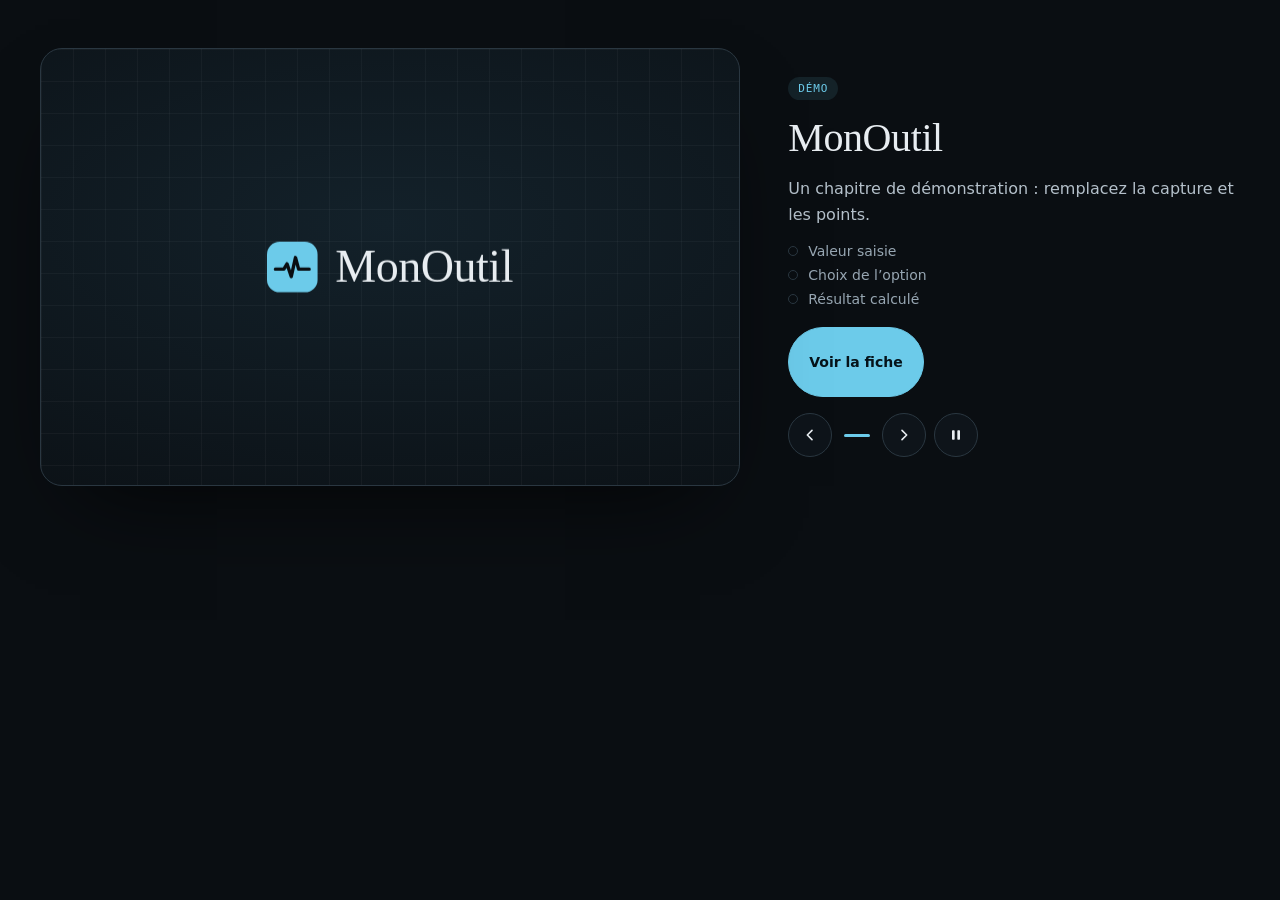
<file: .claude/skills/ui-story-motion/assets/demo.html>
<!doctype html>
<html lang="fr">
<head>
<meta charset="utf-8">
<meta name="viewport" content="width=device-width, initial-scale=1">
<title>UI Story — démo</title>
<link rel="stylesheet" href="ui-story.css">
<style>
  body{margin:0;background:#0A0E12;color:#E8EDF1;font-family:system-ui,sans-serif}
  main{max-width:1200px;margin:0 auto;padding:48px 16px}
</style>
</head>
<body>
<main><div id="story"></div></main>
<script src="ui-story.js"></script>
<script>
  // ?video=1 : mode vidéo plein écran, pour scripts/record.mjs
  if (new URLSearchParams(location.search).has('video')) { document.getElementById('story').classList.add('us-video'); document.querySelector('main').style.padding = '0'; }
  // capture d'exemple dessinée en SVG : à remplacer par de vraies captures de l'application
  const screen = 'data:image/svg+xml,' + encodeURIComponent(`<svg xmlns="http://www.w3.org/2000/svg" width="600" height="1200" viewBox="0 0 600 1200">
    <rect width="600" height="1200" fill="#f4f6f8"/><rect width="600" height="230" fill="#0f6b6b"/>
    <text x="40" y="120" font-family="sans-serif" font-size="44" font-weight="700" fill="#fff">Mon application</text>
    <text x="40" y="170" font-family="sans-serif" font-size="26" fill="#cfe9e9">Capture d'exemple</text>
    <rect x="40" y="290" width="520" height="110" rx="20" fill="#fff" stroke="#d9e0e5"/>
    <text x="70" y="358" font-family="sans-serif" font-size="34" fill="#0f6b6b" font-weight="700">Valeur saisie : 42</text>
    <rect x="40" y="440" width="250" height="90" rx="45" fill="#0f6b6b"/><text x="95" y="497" font-family="sans-serif" font-size="30" fill="#fff">Option A</text>
    <rect x="310" y="440" width="250" height="90" rx="45" fill="#e3e8ec"/><text x="365" y="497" font-family="sans-serif" font-size="30" fill="#55626c">Option B</text>
    <rect x="40" y="900" width="520" height="140" rx="24" fill="#e3f4f1"/>
    <text x="70" y="985" font-family="sans-serif" font-size="40" fill="#0f6b6b" font-weight="700">Résultat : 123</text></svg>`);
  const chapters = [{
    name: 'MonOutil', tags: ['Démo'], desc: 'Un chapitre de démonstration : remplacez la capture et les points.',
    cta: '+ Nouveau', fiche: '#',
    screens: [{ src: screen, alt: "Capture d'exemple", hotspots: [
      { x: .3, y: .29, zoom: 2.2, rx: 12, ry: -14, label: 'Valeur saisie' },
      { x: .24, y: .4, zoom: 2.4, rx: 10, ry: 12, label: 'Choix de l’option' },
      { x: .45, y: .81, zoom: 2.2, rx: -8, ry: -10, label: 'Résultat calculé' }] }],
    result: { title: 'Calcul', meta: 'Option A · valeur 42', value: 'Résultat : 123' }
  }];
  window.story = createUIStory(document.getElementById('story'), chapters, {
    onCue: (n) => (window.__cues ||= []).push([n, performance.now()])
  });
</script>
</body>
</html>
</file>
<file: css/ui-story.css>
/* UI Story — styles. Tout passe par les variables --us-* : les changer suffit
   pour adapter le film à une identité (fond, accent, polices). */
.us{
  --us-bg:#0A0E12; --us-stage-a:#13212A; --us-line:#2A3741; --us-surface:#0E141A;
  --us-text:#E8EDF1; --us-muted:#97A6B2; --us-soft:#B4C0CA;
  --us-accent:#6CCBEA; --us-accent-ink:#05131A; --us-glow:rgba(108,203,234,.55);
  --us-card:#ffffff; --us-card-text:#0A0E12; --us-card-muted:#5B6670; --us-track:#2B343B;
  --us-display:Georgia,serif; --us-body:system-ui,-apple-system,"Segoe UI",sans-serif; --us-mono:ui-monospace,monospace;
  /* réglages fins : accent sur les cartes blanches (barre, surlignage), pastilles, arrondis, graisse des titres */
  --us-fill:var(--us-accent); --us-hl:var(--us-accent); --us-hl-soft:rgba(108,203,234,.12); --us-chip:rgba(108,203,234,.1);
  --us-accent-hover:#94DBF1; --us-radius:999px; --us-stage-radius:22px; --us-display-weight:400;
  display:grid;gap:28px;grid-template-columns:1fr;color:var(--us-text)
}
@media (min-width:860px){.us{grid-template-columns:minmax(0,1.55fr) minmax(0,1fr);align-items:center;gap:48px}}

/* scène */
.us-stage{position:relative;aspect-ratio:16/10;max-width:100%;border-radius:var(--us-stage-radius);overflow:hidden;isolation:isolate;
  background:radial-gradient(120% 90% at 50% 40%,var(--us-stage-a),var(--us-bg));border:1px solid var(--us-line);
  box-shadow:0 40px 90px -40px rgba(0,0,0,.8)}
.us-stage::before{content:"";position:absolute;inset:0;pointer-events:none;
  background-image:linear-gradient(rgba(255,255,255,.035) 1px,transparent 1px),linear-gradient(90deg,rgba(255,255,255,.035) 1px,transparent 1px);background-size:32px 32px}
.us-defs{position:absolute;width:0;height:0}
.us-streak,.us-glow,.us-title,.us-cta,.us-hl,.us-toast,.us-done,.us-cursor,.us-callout{position:absolute;pointer-events:none}
.us-streak{left:50%;top:50%;width:46%;height:2px;margin:-1px 0 0 -23%;border-radius:2px;opacity:0;
  background:linear-gradient(90deg,transparent,var(--us-accent) 65%,#fff);box-shadow:0 0 14px var(--us-accent)}
.us-glow{left:50%;top:50%;width:70%;aspect-ratio:1;border-radius:50%;opacity:0;transform:translate(-50%,-50%);
  background:radial-gradient(circle,var(--us-glow),transparent 62%)}

/* titre : logo + nom */
.us-title{left:50%;top:50%;transform:translate(-50%,-50%);display:flex;align-items:center;gap:.38em;opacity:0;
  font:var(--us-display-weight) clamp(22px,4.2vw,46px)/1 var(--us-display);letter-spacing:-.01em;white-space:nowrap}
.us-mark{display:inline-flex;width:1.1em;height:1.1em;color:var(--us-accent);opacity:0}
.us-mark svg{width:100%;height:100%}
.us-name{display:inline-block;white-space:nowrap}
.us-name span{display:inline-block;opacity:0}

/* bouton d'action */
.us-cta{left:50%;top:50%;transform:translate(-50%,-50%);opacity:0;padding:.75em 1.35em;border-radius:999px;background:var(--us-card);color:var(--us-card-text);
  font:600 clamp(13px,1.8vw,18px)/1 var(--us-body);white-space:nowrap;box-shadow:0 12px 30px -8px rgba(0,0,0,.6)}
.us-cta-label{display:inline-block;opacity:0}

/* écran de l'application */
.us-cam{position:absolute;inset:0;perspective:1300px}
.us-panel{position:absolute;border-radius:12px;overflow:hidden;background:#fff;opacity:0;will-change:transform;
  box-shadow:0 0 0 1px rgba(255,255,255,.35),0 0 0 6px rgba(255,255,255,.07),0 40px 60px -20px rgba(0,0,0,.75)}
.us-panel img{display:block;width:100%;height:100%;object-fit:cover;user-select:none}
.us-sheen{position:absolute;inset:-40%;pointer-events:none;transform:translateX(-60%);
  background:linear-gradient(115deg,transparent 40%,rgba(255,255,255,.3) 50%,transparent 60%)}
.us-hl{left:50%;top:56%;width:clamp(84px,26%,190px);height:clamp(28px,9%,54px);border-radius:999px;opacity:0;transform:translate(-50%,-50%);
  border:2px solid var(--us-hl);background:var(--us-hl-soft);box-shadow:0 0 0 6px var(--us-hl-soft);z-index:3}
.us-cursor{left:0;top:0;width:26px;height:31px;opacity:0;z-index:5;filter:drop-shadow(0 6px 10px rgba(0,0,0,.45))}
.us-callout{left:50%;top:50%;z-index:6;transform-origin:50% 100%;opacity:0;white-space:nowrap;padding:8px 12px;border-radius:10px;
  font:600 13px var(--us-body);color:var(--us-card-text);background:var(--us-card);box-shadow:0 10px 24px -8px rgba(0,0,0,.6)}
.us-callout::after{content:"";position:absolute;left:50%;bottom:-5px;width:10px;height:10px;margin-left:-5px;background:inherit;transform:rotate(45deg);border-radius:2px}

/* notification + barre de progression */
.us-toast{left:50%;top:50%;width:min(62%,360px);transform:translate(-50%,-50%);opacity:0;z-index:2;
  display:flex;flex-direction:column;gap:14px;padding:16px 18px 18px;border-radius:18px;background:var(--us-card);color:var(--us-card-text);
  box-shadow:0 30px 60px -20px rgba(0,0,0,.75)}
.us-toast-row{display:flex;gap:12px;align-items:center}
.us-ticon{flex:none;width:34px;height:34px;border-radius:9px;display:grid;place-items:center;background:var(--us-accent);color:var(--us-accent-ink)}
.us-ticon svg{width:18px;height:18px}
.us-ttext{display:flex;flex-direction:column;gap:2px;min-width:0}
.us-ttext b{font:600 14px/1.2 var(--us-body)}
.us-ttext small{font:400 12px/1.3 var(--us-body);color:var(--us-card-muted)}
.us-bar{height:8px;border-radius:99px;background:var(--us-track);overflow:hidden}
.us-bar i{display:block;height:100%;border-radius:inherit;transform-origin:0 50%;transform:scaleX(0);
  background:linear-gradient(90deg,var(--us-fill) 92%,rgba(255,255,255,.9))}

/* validation */
.us-done{left:50%;top:50%;transform:translate(-50%,-50%);opacity:0;display:flex;flex-direction:column;align-items:center;gap:14px;z-index:2}
.us-disc{width:clamp(44px,9vw,64px);max-width:64px;aspect-ratio:1;border-radius:50%;display:grid;place-items:center;opacity:0;
  background:var(--us-accent);color:var(--us-accent-ink);box-shadow:0 0 0 8px var(--us-hl-soft),0 0 40px var(--us-glow)}
.us-disc svg{width:58%;height:58%}
.us-disc path{stroke-dasharray:20;stroke-dashoffset:20}
.us-value{font:var(--us-display-weight) clamp(18px,3vw,30px)/1.1 var(--us-display);white-space:nowrap;opacity:0}

/* panneau d'informations */
.us-info{display:flex;flex-direction:column;gap:16px;min-width:0}
.us-meta{display:flex;flex-wrap:wrap;gap:6px}
.us-meta span{font:500 11px var(--us-mono);letter-spacing:.08em;text-transform:uppercase;color:var(--us-accent);background:var(--us-chip);padding:5px 10px;border-radius:999px}
.us-meta span.dev{color:var(--us-muted);background:rgba(151,166,178,.1)}
.us-heading{margin:0;font:var(--us-display-weight) clamp(28px,3.4vw,40px)/1.1 var(--us-display);letter-spacing:-.01em;text-wrap:balance}
.us-desc{margin:0;color:var(--us-soft);font-size:16px;line-height:1.6;max-width:60ch}
.us-feats{list-style:none;margin:0;padding:0;display:flex;flex-direction:column;gap:8px}
.us-feats li{display:flex;align-items:center;gap:10px;font-size:14px;color:var(--us-muted);transition:color .25s}
.us-feats li::before{content:"";flex:none;width:8px;height:8px;border-radius:50%;border:1.5px solid var(--us-line);transition:background .25s,border-color .25s}
.us-feats li.on{color:var(--us-text)}
.us-feats li.on::before{background:var(--us-accent);border-color:var(--us-accent)}
.us-actions{display:flex;flex-wrap:wrap;align-items:center;gap:10px;margin-top:4px}
.us-link{-webkit-tap-highlight-color:transparent;touch-action:manipulation;user-select:none;-webkit-user-select:none;-webkit-touch-callout:none;transition:transform 160ms cubic-bezier(.23,1,.32,1),background-color 150ms ease,color 150ms ease;font:600 14px var(--us-body);text-decoration:none;padding:12px 20px;border-radius:var(--us-radius);min-height:44px;display:inline-flex;align-items:center;border:1px solid var(--us-accent)}
.us-link.primary{color:var(--us-accent-ink);background:var(--us-accent)}
.us-link.ghost{color:var(--us-accent);background:none}
.us-nav{display:flex;align-items:center;gap:8px;flex-wrap:wrap}
.us-btn{-webkit-tap-highlight-color:transparent;touch-action:manipulation;user-select:none;-webkit-user-select:none;transition:transform 160ms cubic-bezier(.23,1,.32,1),border-color 150ms ease;color:var(--us-text);background:var(--us-surface);border:1px solid var(--us-line);border-radius:var(--us-radius);min-width:44px;min-height:44px;padding:0 12px;cursor:pointer;display:inline-flex;align-items:center;justify-content:center}
.us-btn svg{width:16px;height:16px}
.us-nav [hidden]{display:none}
.us-dots{display:flex;gap:4px;margin-inline:4px}
.us-dots button{-webkit-tap-highlight-color:transparent;touch-action:manipulation;width:26px;min-height:32px;padding:0;border:0;background:none;cursor:pointer;border-radius:4px}
.us-dots button::before{content:"";display:block;width:100%;height:3px;border-radius:2px;background:var(--us-line);transition:background .25s}
.us-dots button[aria-current="true"]::before{background:var(--us-accent)}
.us :focus-visible{outline:2px solid var(--us-accent);outline-offset:3px}
/* retour au clic sur tout ce qui se presse ; survols réservés aux souris */
.us-link:active,.us-btn:active{transform:scale(.97)}
@media (hover:hover) and (pointer:fine){
  .us-link.primary:hover{background:var(--us-accent-hover);color:var(--us-accent-ink)}
  .us-link.ghost:hover{background:var(--us-accent);color:var(--us-accent-ink)}
  .us-btn:hover{border-color:var(--us-accent)}
}

/* mode vidéo (classe us-video sur l'élément racine) : la scène occupe tout l'écran,
   format vertical 9:16, éléments agrandis pour une lecture sur téléphone */
.us.us-video{display:block}
.us-video .us-info{display:none}
.us-video .us-stage{width:100vw;height:100vh;height:100dvh;aspect-ratio:auto;border-radius:0;border:0;box-shadow:none}
.us-video .us-title{font-size:11vw}
.us-video .us-cta{font-size:5.6vw}
.us-video .us-cursor{width:7vw;height:8.3vw}
.us-video .us-callout{font-size:4.2vw;padding:2vw 3vw;border-radius:2.4vw}
.us-video .us-hl{border-width:4px}
.us-video .us-toast{width:84%;padding:5vw;gap:4vw}
.us-video .us-ticon{width:11vw;height:11vw;border-radius:3vw}
.us-video .us-ticon svg{width:6vw;height:6vw}
.us-video .us-ttext b{font-size:4.6vw}
.us-video .us-ttext small{font-size:3.6vw}
.us-video .us-bar{height:2.4vw}
.us-video .us-disc{width:20vw;max-width:none}
.us-video .us-value{font-size:8.5vw}
</file>
<file: .claude/skills/ui-story-motion/assets/ui-story.css>
/* UI Story — styles. Tout passe par les variables --us-* : les changer suffit
   pour adapter le film à une identité (fond, accent, polices). */
.us{
  --us-bg:#0A0E12; --us-stage-a:#13212A; --us-line:#2A3741; --us-surface:#0E141A;
  --us-text:#E8EDF1; --us-muted:#97A6B2; --us-soft:#B4C0CA;
  --us-accent:#6CCBEA; --us-accent-ink:#05131A; --us-glow:rgba(108,203,234,.55);
  --us-card:#ffffff; --us-card-text:#0A0E12; --us-card-muted:#5B6670; --us-track:#2B343B;
  --us-display:Georgia,serif; --us-body:system-ui,-apple-system,"Segoe UI",sans-serif; --us-mono:ui-monospace,monospace;
  /* réglages fins : accent sur les cartes blanches (barre, surlignage), pastilles, arrondis, graisse des titres */
  --us-fill:var(--us-accent); --us-hl:var(--us-accent); --us-hl-soft:rgba(108,203,234,.12); --us-chip:rgba(108,203,234,.1);
  --us-accent-hover:#94DBF1; --us-radius:999px; --us-stage-radius:22px; --us-display-weight:400;
  display:grid;gap:28px;grid-template-columns:1fr;color:var(--us-text)
}
@media (min-width:860px){.us{grid-template-columns:minmax(0,1.55fr) minmax(0,1fr);align-items:center;gap:48px}}

/* scène */
.us-stage{position:relative;aspect-ratio:16/10;max-width:100%;border-radius:var(--us-stage-radius);overflow:hidden;isolation:isolate;
  background:radial-gradient(120% 90% at 50% 40%,var(--us-stage-a),var(--us-bg));border:1px solid var(--us-line);
  box-shadow:0 40px 90px -40px rgba(0,0,0,.8)}
.us-stage::before{content:"";position:absolute;inset:0;pointer-events:none;
  background-image:linear-gradient(rgba(255,255,255,.035) 1px,transparent 1px),linear-gradient(90deg,rgba(255,255,255,.035) 1px,transparent 1px);background-size:32px 32px}
.us-defs{position:absolute;width:0;height:0}
.us-streak,.us-glow,.us-title,.us-cta,.us-hl,.us-toast,.us-done,.us-cursor,.us-callout{position:absolute;pointer-events:none}
.us-streak{left:50%;top:50%;width:46%;height:2px;margin:-1px 0 0 -23%;border-radius:2px;opacity:0;
  background:linear-gradient(90deg,transparent,var(--us-accent) 65%,#fff);box-shadow:0 0 14px var(--us-accent)}
.us-glow{left:50%;top:50%;width:70%;aspect-ratio:1;border-radius:50%;opacity:0;transform:translate(-50%,-50%);
  background:radial-gradient(circle,var(--us-glow),transparent 62%)}

/* titre : logo + nom */
.us-title{left:50%;top:50%;transform:translate(-50%,-50%);display:flex;align-items:center;gap:.38em;opacity:0;
  font:var(--us-display-weight) clamp(22px,4.2vw,46px)/1 var(--us-display);letter-spacing:-.01em;white-space:nowrap}
.us-mark{display:inline-flex;width:1.1em;height:1.1em;color:var(--us-accent);opacity:0}
.us-mark svg{width:100%;height:100%}
.us-name{display:inline-block;white-space:nowrap}
.us-name span{display:inline-block;opacity:0}

/* bouton d'action */
.us-cta{left:50%;top:50%;transform:translate(-50%,-50%);opacity:0;padding:.75em 1.35em;border-radius:999px;background:var(--us-card);color:var(--us-card-text);
  font:600 clamp(13px,1.8vw,18px)/1 var(--us-body);white-space:nowrap;box-shadow:0 12px 30px -8px rgba(0,0,0,.6)}
.us-cta-label{display:inline-block;opacity:0}

/* écran de l'application */
.us-cam{position:absolute;inset:0;perspective:1300px}
.us-panel{position:absolute;border-radius:12px;overflow:hidden;background:#fff;opacity:0;will-change:transform;
  box-shadow:0 0 0 1px rgba(255,255,255,.35),0 0 0 6px rgba(255,255,255,.07),0 40px 60px -20px rgba(0,0,0,.75)}
.us-panel img{display:block;width:100%;height:100%;object-fit:cover;user-select:none}
.us-sheen{position:absolute;inset:-40%;pointer-events:none;transform:translateX(-60%);
  background:linear-gradient(115deg,transparent 40%,rgba(255,255,255,.3) 50%,transparent 60%)}
.us-hl{left:50%;top:56%;width:clamp(84px,26%,190px);height:clamp(28px,9%,54px);border-radius:999px;opacity:0;transform:translate(-50%,-50%);
  border:2px solid var(--us-hl);background:var(--us-hl-soft);box-shadow:0 0 0 6px var(--us-hl-soft);z-index:3}
.us-cursor{left:0;top:0;width:26px;height:31px;opacity:0;z-index:5;filter:drop-shadow(0 6px 10px rgba(0,0,0,.45))}
.us-callout{left:50%;top:50%;z-index:6;transform-origin:50% 100%;opacity:0;white-space:nowrap;padding:8px 12px;border-radius:10px;
  font:600 13px var(--us-body);color:var(--us-card-text);background:var(--us-card);box-shadow:0 10px 24px -8px rgba(0,0,0,.6)}
.us-callout::after{content:"";position:absolute;left:50%;bottom:-5px;width:10px;height:10px;margin-left:-5px;background:inherit;transform:rotate(45deg);border-radius:2px}

/* notification + barre de progression */
.us-toast{left:50%;top:50%;width:min(62%,360px);transform:translate(-50%,-50%);opacity:0;z-index:2;
  display:flex;flex-direction:column;gap:14px;padding:16px 18px 18px;border-radius:18px;background:var(--us-card);color:var(--us-card-text);
  box-shadow:0 30px 60px -20px rgba(0,0,0,.75)}
.us-toast-row{display:flex;gap:12px;align-items:center}
.us-ticon{flex:none;width:34px;height:34px;border-radius:9px;display:grid;place-items:center;background:var(--us-accent);color:var(--us-accent-ink)}
.us-ticon svg{width:18px;height:18px}
.us-ttext{display:flex;flex-direction:column;gap:2px;min-width:0}
.us-ttext b{font:600 14px/1.2 var(--us-body)}
.us-ttext small{font:400 12px/1.3 var(--us-body);color:var(--us-card-muted)}
.us-bar{height:8px;border-radius:99px;background:var(--us-track);overflow:hidden}
.us-bar i{display:block;height:100%;border-radius:inherit;transform-origin:0 50%;transform:scaleX(0);
  background:linear-gradient(90deg,var(--us-fill) 92%,rgba(255,255,255,.9))}

/* validation */
.us-done{left:50%;top:50%;transform:translate(-50%,-50%);opacity:0;display:flex;flex-direction:column;align-items:center;gap:14px;z-index:2}
.us-disc{width:clamp(44px,9vw,64px);max-width:64px;aspect-ratio:1;border-radius:50%;display:grid;place-items:center;opacity:0;
  background:var(--us-accent);color:var(--us-accent-ink);box-shadow:0 0 0 8px var(--us-hl-soft),0 0 40px var(--us-glow)}
.us-disc svg{width:58%;height:58%}
.us-disc path{stroke-dasharray:20;stroke-dashoffset:20}
.us-value{font:var(--us-display-weight) clamp(18px,3vw,30px)/1.1 var(--us-display);white-space:nowrap;opacity:0}

/* panneau d'informations */
.us-info{display:flex;flex-direction:column;gap:16px;min-width:0}
.us-meta{display:flex;flex-wrap:wrap;gap:6px}
.us-meta span{font:500 11px var(--us-mono);letter-spacing:.08em;text-transform:uppercase;color:var(--us-accent);background:var(--us-chip);padding:5px 10px;border-radius:999px}
.us-meta span.dev{color:var(--us-muted);background:rgba(151,166,178,.1)}
.us-heading{margin:0;font:var(--us-display-weight) clamp(28px,3.4vw,40px)/1.1 var(--us-display);letter-spacing:-.01em;text-wrap:balance}
.us-desc{margin:0;color:var(--us-soft);font-size:16px;line-height:1.6;max-width:60ch}
.us-feats{list-style:none;margin:0;padding:0;display:flex;flex-direction:column;gap:8px}
.us-feats li{display:flex;align-items:center;gap:10px;font-size:14px;color:var(--us-muted);transition:color .25s}
.us-feats li::before{content:"";flex:none;width:8px;height:8px;border-radius:50%;border:1.5px solid var(--us-line);transition:background .25s,border-color .25s}
.us-feats li.on{color:var(--us-text)}
.us-feats li.on::before{background:var(--us-accent);border-color:var(--us-accent)}
.us-actions{display:flex;flex-wrap:wrap;align-items:center;gap:10px;margin-top:4px}
.us-link{-webkit-tap-highlight-color:transparent;touch-action:manipulation;user-select:none;-webkit-user-select:none;-webkit-touch-callout:none;transition:transform 160ms cubic-bezier(.23,1,.32,1),background-color 150ms ease,color 150ms ease;font:600 14px var(--us-body);text-decoration:none;padding:12px 20px;border-radius:var(--us-radius);min-height:44px;display:inline-flex;align-items:center;border:1px solid var(--us-accent)}
.us-link.primary{color:var(--us-accent-ink);background:var(--us-accent)}
.us-link.ghost{color:var(--us-accent);background:none}
.us-nav{display:flex;align-items:center;gap:8px;flex-wrap:wrap}
.us-btn{-webkit-tap-highlight-color:transparent;touch-action:manipulation;user-select:none;-webkit-user-select:none;transition:transform 160ms cubic-bezier(.23,1,.32,1),border-color 150ms ease;color:var(--us-text);background:var(--us-surface);border:1px solid var(--us-line);border-radius:var(--us-radius);min-width:44px;min-height:44px;padding:0 12px;cursor:pointer;display:inline-flex;align-items:center;justify-content:center}
.us-btn svg{width:16px;height:16px}
.us-nav [hidden]{display:none}
.us-dots{display:flex;gap:4px;margin-inline:4px}
.us-dots button{-webkit-tap-highlight-color:transparent;touch-action:manipulation;width:26px;min-height:32px;padding:0;border:0;background:none;cursor:pointer;border-radius:4px}
.us-dots button::before{content:"";display:block;width:100%;height:3px;border-radius:2px;background:var(--us-line);transition:background .25s}
.us-dots button[aria-current="true"]::before{background:var(--us-accent)}
.us :focus-visible{outline:2px solid var(--us-accent);outline-offset:3px}
/* retour au clic sur tout ce qui se presse ; survols réservés aux souris */
.us-link:active,.us-btn:active{transform:scale(.97)}
@media (hover:hover) and (pointer:fine){
  .us-link.primary:hover{background:var(--us-accent-hover);color:var(--us-accent-ink)}
  .us-link.ghost:hover{background:var(--us-accent);color:var(--us-accent-ink)}
  .us-btn:hover{border-color:var(--us-accent)}
}

/* mode vidéo (classe us-video sur l'élément racine) : la scène occupe tout l'écran,
   format vertical 9:16, éléments agrandis pour une lecture sur téléphone */
.us.us-video{display:block}
.us-video .us-info{display:none}
.us-video .us-stage{width:100vw;height:100vh;height:100dvh;aspect-ratio:auto;border-radius:0;border:0;box-shadow:none}
.us-video .us-title{font-size:11vw}
.us-video .us-cta{font-size:5.6vw}
.us-video .us-cursor{width:7vw;height:8.3vw}
.us-video .us-callout{font-size:4.2vw;padding:2vw 3vw;border-radius:2.4vw}
.us-video .us-hl{border-width:4px}
.us-video .us-toast{width:84%;padding:5vw;gap:4vw}
.us-video .us-ticon{width:11vw;height:11vw;border-radius:3vw}
.us-video .us-ticon svg{width:6vw;height:6vw}
.us-video .us-ttext b{font-size:4.6vw}
.us-video .us-ttext small{font-size:3.6vw}
.us-video .us-bar{height:2.4vw}
.us-video .us-disc{width:20vw;max-width:none}
.us-video .us-value{font-size:8.5vw}
</file>
